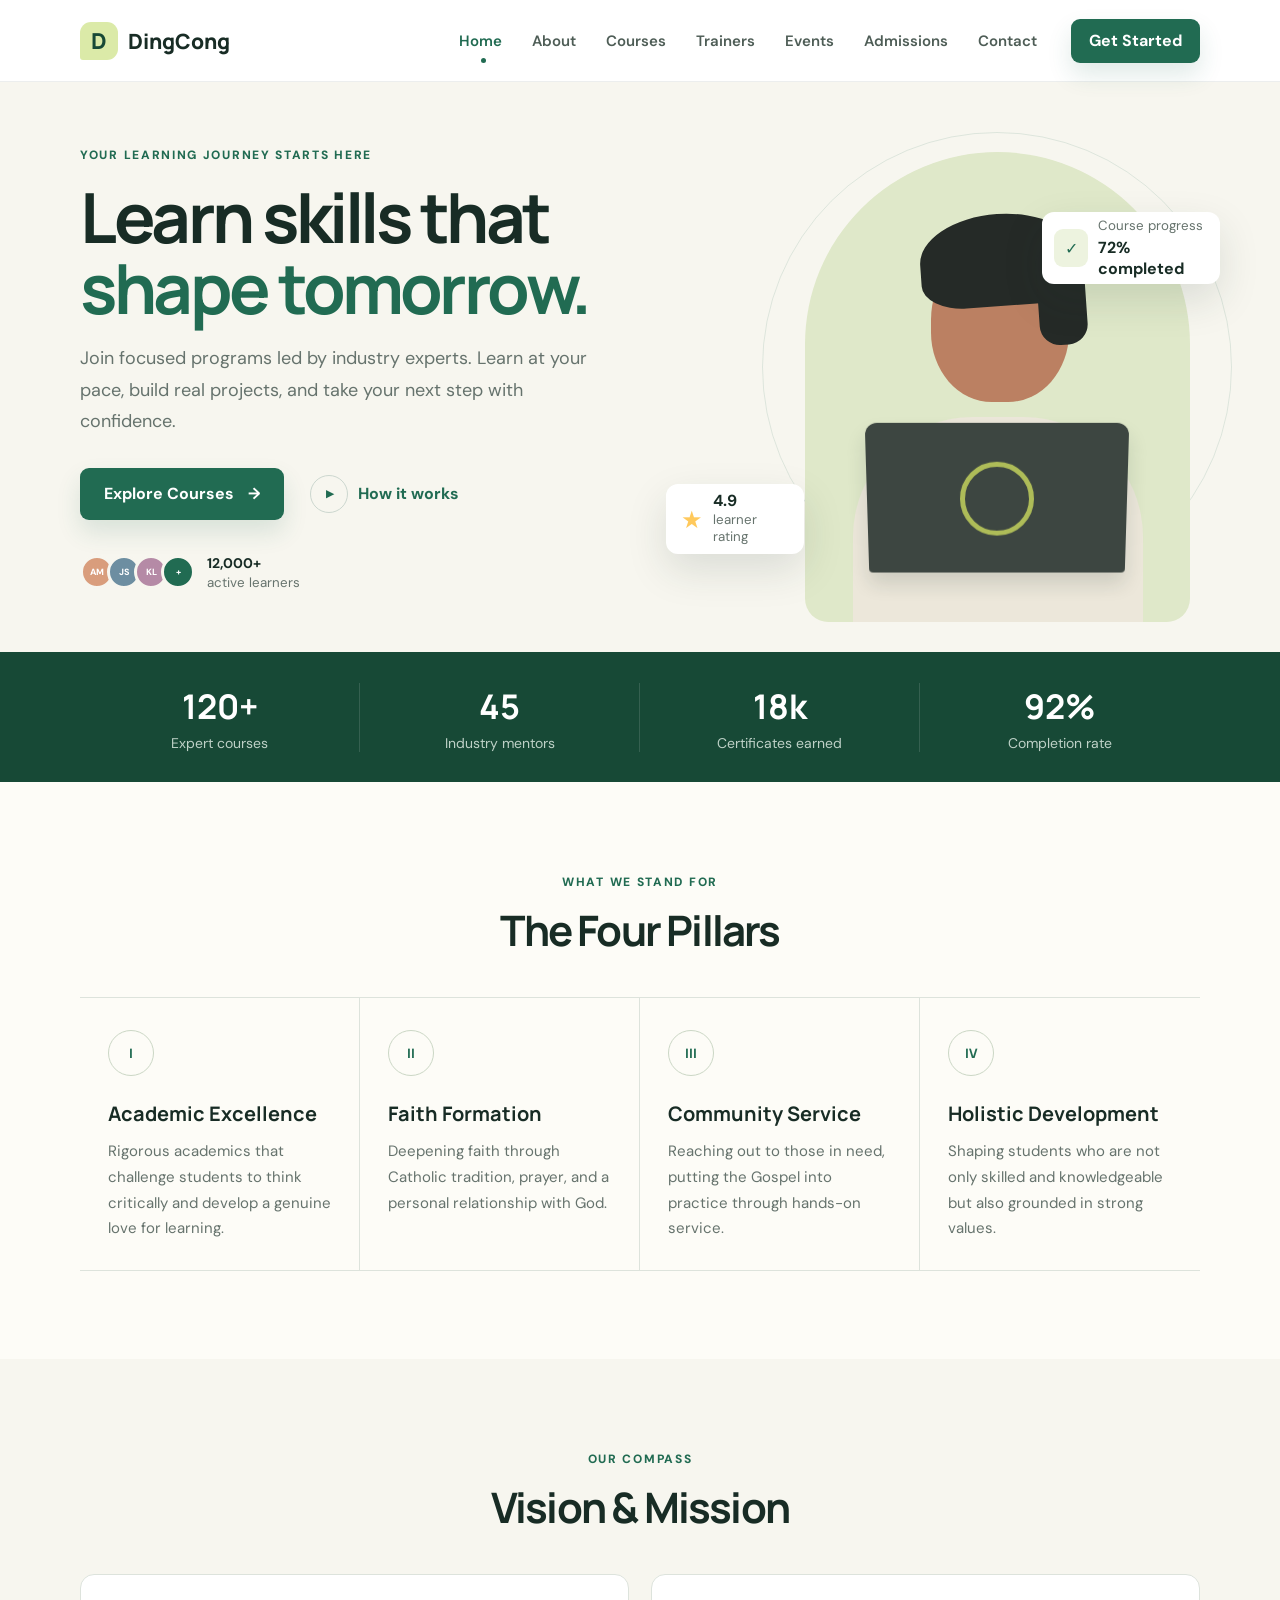
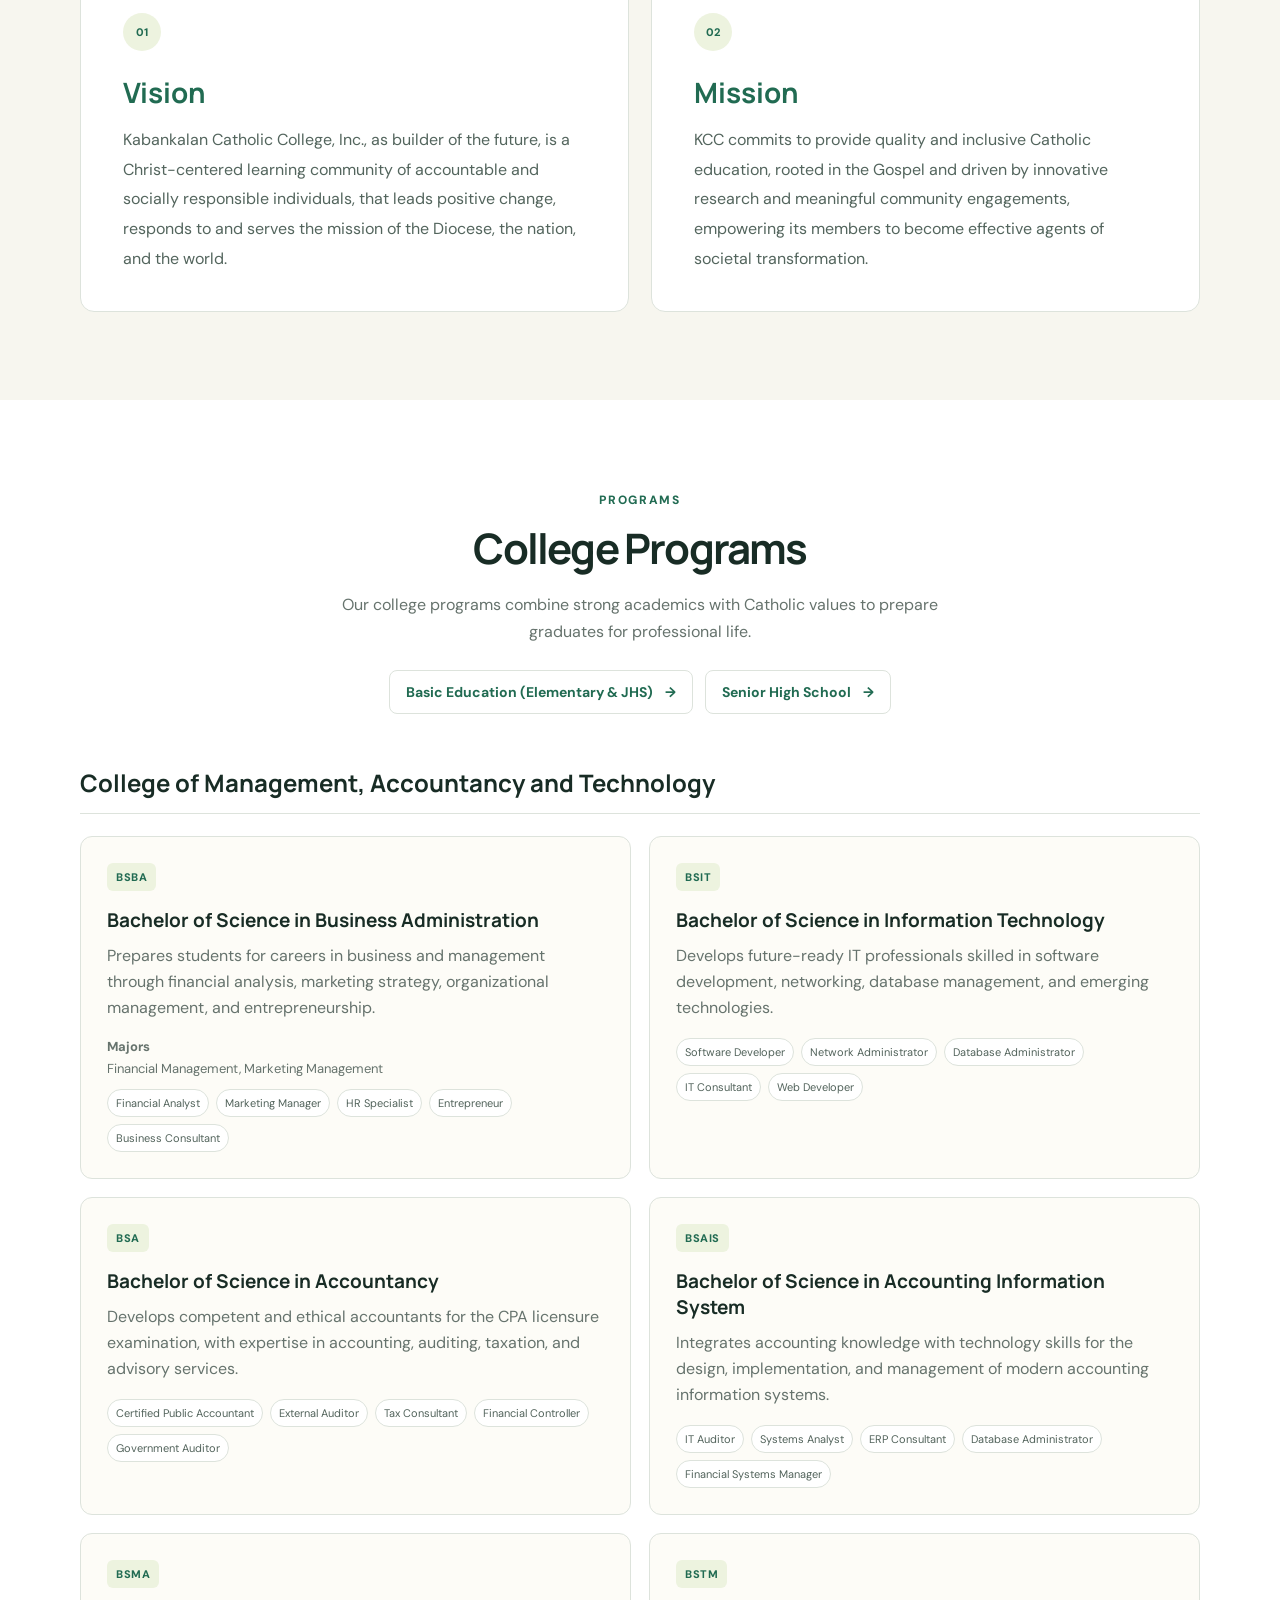
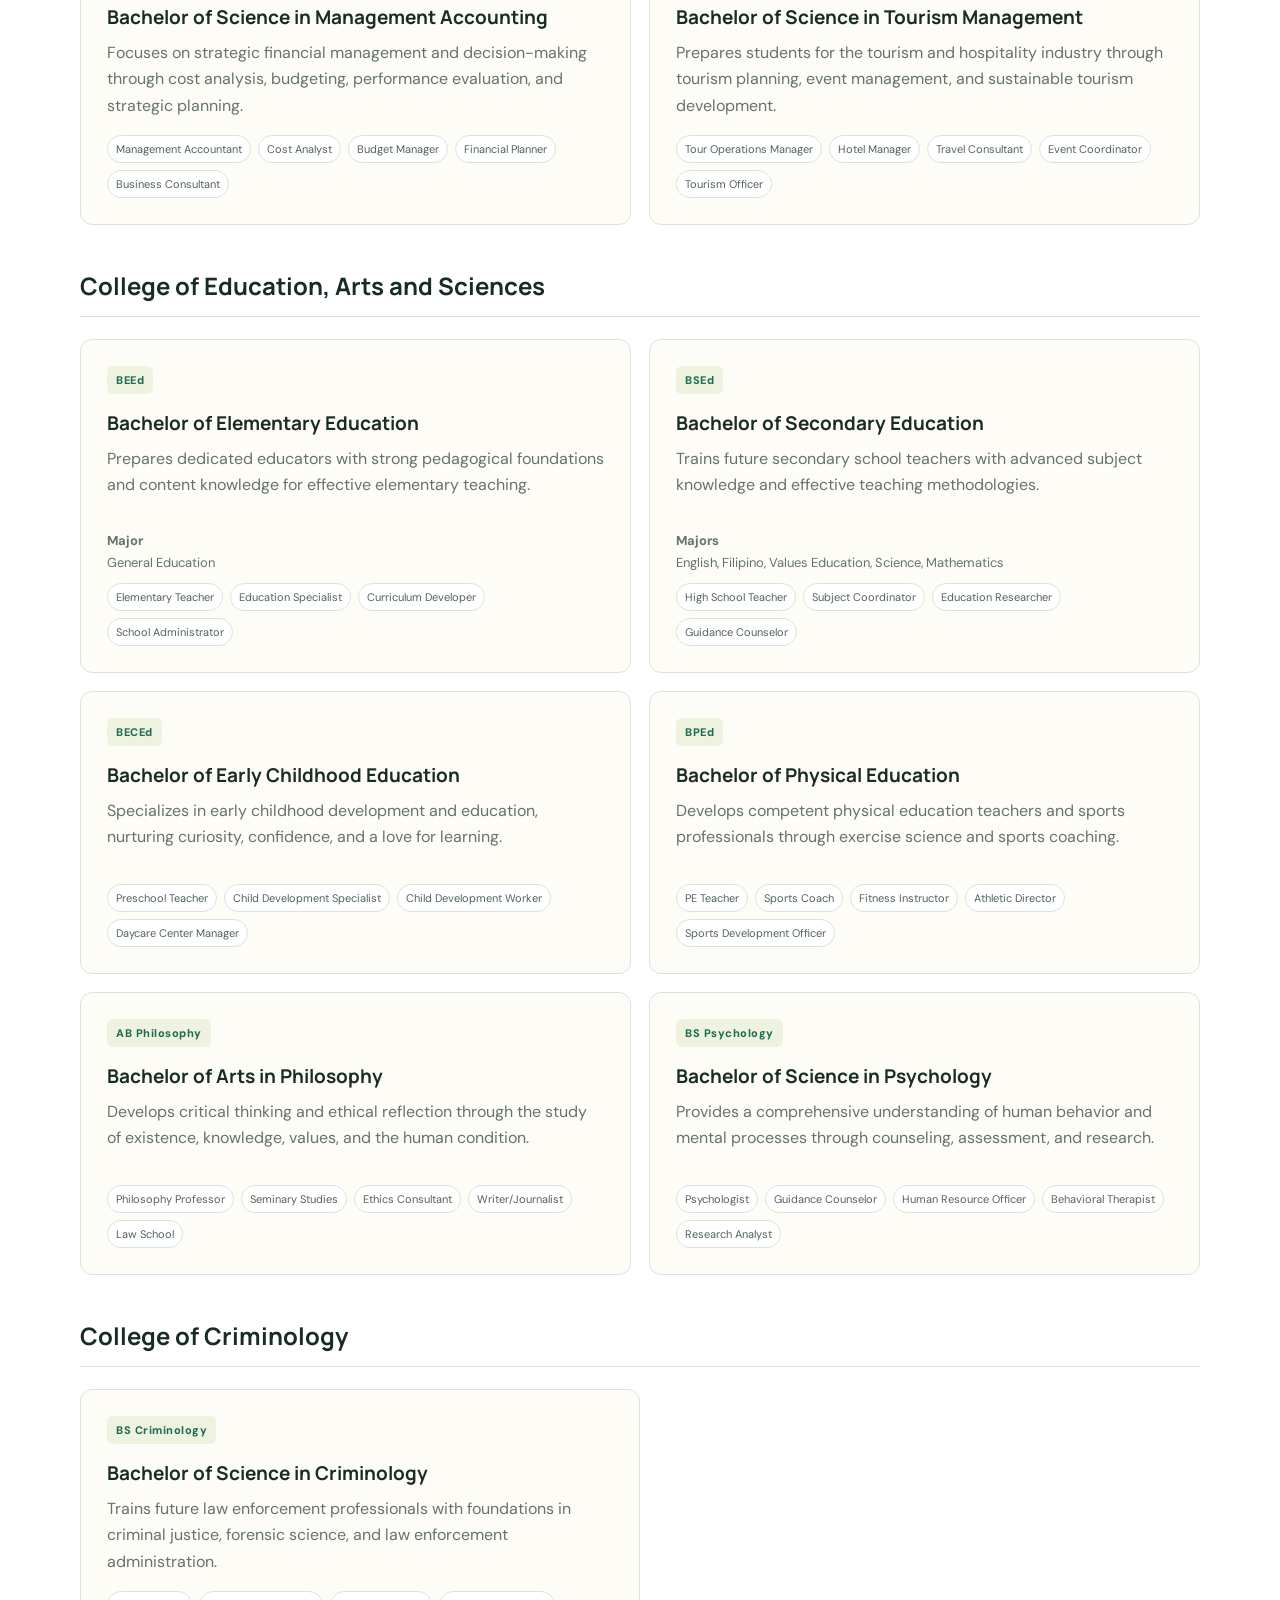
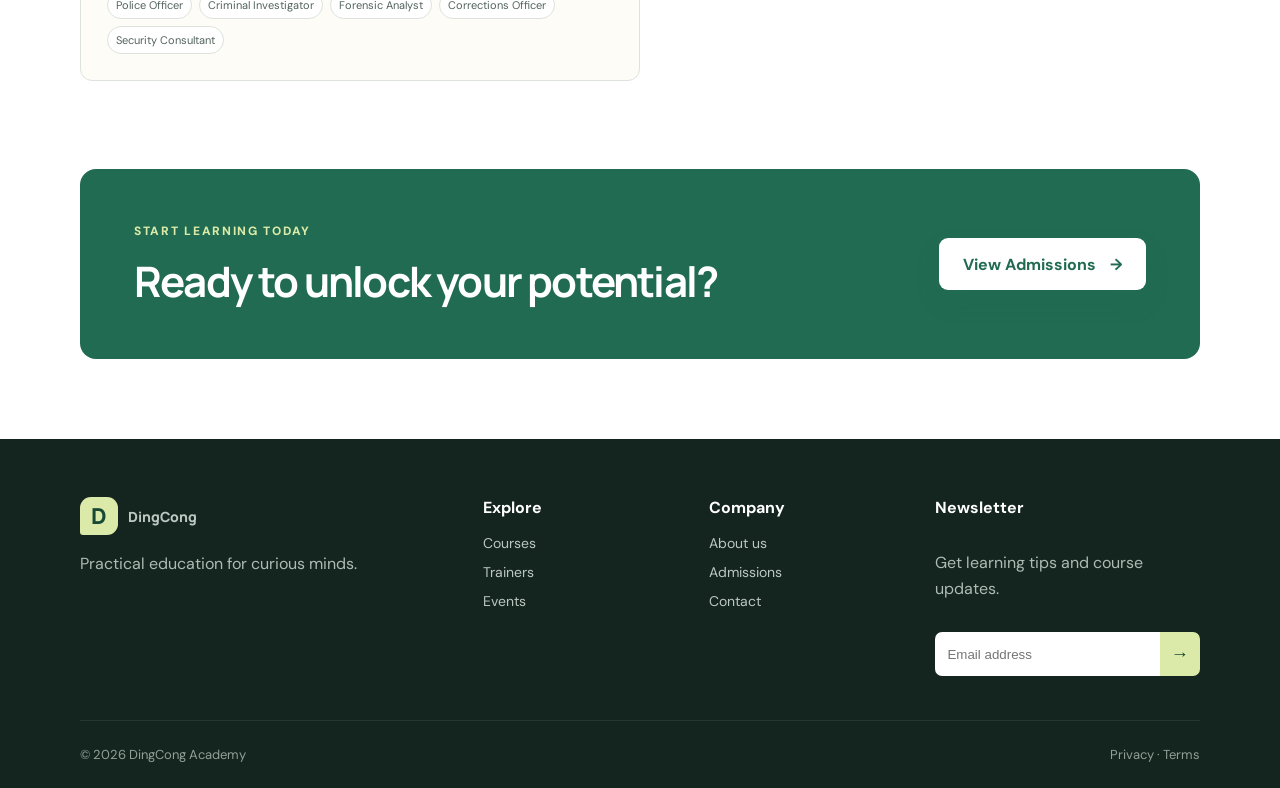
<file: index.html>
<!doctype html>
<html lang="en">
<head>
  <meta charset="utf-8">
  <meta name="viewport" content="width=device-width, initial-scale=1">
  <meta name="description" content="DingCong Academy helps learners build practical skills through expert-led courses.">
  <title>DingCong Academy - Learn. Build. Grow.</title>
  <link rel="preconnect" href="https://fonts.googleapis.com">
  <link rel="preconnect" href="https://fonts.gstatic.com" crossorigin>
  <link href="https://fonts.googleapis.com/css2?family=DM+Sans:wght@400;500;600;700&family=Manrope:wght@700;800&display=swap" rel="stylesheet">
  <link rel="stylesheet" href="assets/styles.css">
</head>
<body>
  <header class="site-header">
    <div class="container nav-wrap">
      <a class="brand" href="index.html" aria-label="DingCong Academy home">
        <span class="brand-mark">D</span>
        <span>DingCong</span>
      </a>
      <button class="nav-toggle" type="button" aria-expanded="false" aria-controls="main-nav" aria-label="Open menu">
        <span></span><span></span><span></span>
      </button>
      <nav id="main-nav" class="nav-links" aria-label="Main navigation">
        <a class="active" href="index.html">Home</a>
        <a href="about.html">About</a>
        <a href="courses.html">Courses</a>
        <a href="trainers.html">Trainers</a>
        <a href="events.html">Events</a>
        <a href="admissions.html">Admissions</a>
        <a href="contact.html">Contact</a>
      </nav>
      <a class="button button-small nav-button" href="courses.html">Get Started</a>
    </div>
  </header>

  <main>
    <section class="hero">
      <div class="container hero-grid">
        <div class="hero-copy">
          <span class="eyebrow">Your learning journey starts here</span>
          <h1>Learn skills that <span>shape tomorrow.</span></h1>
          <p>Join focused programs led by industry experts. Learn at your pace, build real projects, and take your next step with confidence.</p>
          <div class="hero-actions">
            <a class="button" href="courses.html">Explore Courses <span aria-hidden="true">→</span></a>
            <a class="text-link" href="about.html"><span class="play">▶</span> How it works</a>
          </div>
          <div class="hero-proof">
            <div class="avatars" aria-hidden="true">
              <span>AM</span><span>JS</span><span>KL</span><span>+</span>
            </div>
            <div><strong>12,000+</strong><small>active learners</small></div>
          </div>
        </div>
        <div class="hero-visual" aria-label="Student learning online">
          <div class="hero-orbit orbit-one"></div>
          <div class="hero-orbit orbit-two"></div>
          <div class="portrait-card">
            <div class="portrait">
              <div class="head"></div>
              <div class="hair"></div>
              <div class="body"></div>
              <div class="laptop"><span></span></div>
            </div>
          </div>
          <div class="floating-card progress-card">
            <span class="progress-icon">✓</span>
            <div><small>Course progress</small><strong>72% completed</strong></div>
          </div>
          <div class="floating-card rating-card">
            <span class="rating-star">★</span>
            <div><strong>4.9</strong><small>learner rating</small></div>
          </div>
        </div>
      </div>
    </section>

    <section class="stats">
      <div class="container stats-grid">
        <div><strong>120+</strong><span>Expert courses</span></div>
        <div><strong>45</strong><span>Industry mentors</span></div>
        <div><strong>18k</strong><span>Certificates earned</span></div>
        <div><strong>92%</strong><span>Completion rate</span></div>
      </div>
    </section>

    <section class="pillars-section">
      <div class="container">
        <div class="pillars-heading">
          <span class="eyebrow">What We Stand For</span>
          <h2>The Four Pillars</h2>
        </div>
        <div class="pillars-grid">
          <article class="pillar-card">
            <span class="pillar-number">I</span>
            <h3>Academic Excellence</h3>
            <p>Rigorous academics that challenge students to think critically and develop a genuine love for learning.</p>
          </article>
          <article class="pillar-card">
            <span class="pillar-number">II</span>
            <h3>Faith Formation</h3>
            <p>Deepening faith through Catholic tradition, prayer, and a personal relationship with God.</p>
          </article>
          <article class="pillar-card">
            <span class="pillar-number">III</span>
            <h3>Community Service</h3>
            <p>Reaching out to those in need, putting the Gospel into practice through hands-on service.</p>
          </article>
          <article class="pillar-card">
            <span class="pillar-number">IV</span>
            <h3>Holistic Development</h3>
            <p>Shaping students who are not only skilled and knowledgeable but also grounded in strong values.</p>
          </article>
        </div>
      </div>
    </section>

    <section class="compass-section">
      <div class="container">
        <div class="compass-heading">
          <span class="eyebrow">Our Compass</span>
          <h2>Vision &amp; Mission</h2>
        </div>
        <div class="compass-grid">
          <article class="compass-card">
            <span class="compass-label">01</span>
            <h3>Vision</h3>
            <p>Kabankalan Catholic College, Inc., as builder of the future, is a Christ-centered learning community of accountable and socially responsible individuals, that leads positive change, responds to and serves the mission of the Diocese, the nation, and the world.</p>
          </article>
          <article class="compass-card">
            <span class="compass-label">02</span>
            <h3>Mission</h3>
            <p>KCC commits to provide quality and inclusive Catholic education, rooted in the Gospel and driven by innovative research and meaningful community engagements, empowering its members to become effective agents of societal transformation.</p>
          </article>
        </div>
      </div>
    </section>

    <section class="programs-section">
      <div class="container">
        <div class="programs-heading">
          <span class="eyebrow">Programs</span>
          <h2>College Programs</h2>
          <p>Our college programs combine strong academics with Catholic values to prepare graduates for professional life.</p>
          <div class="program-links">
            <a href="https://kcc.edu.ph/basic-education">Basic Education (Elementary &amp; JHS) <span>→</span></a>
            <a href="https://kcc.edu.ph/senior-high">Senior High School <span>→</span></a>
          </div>
        </div>

        <article class="college-block">
          <h3>College of Management, Accountancy and Technology</h3>
          <div class="program-grid">
            <article class="program-card">
              <span class="program-type">BSBA</span>
              <h4>Bachelor of Science in Business Administration</h4>
              <p>Prepares students for careers in business and management through financial analysis, marketing strategy, organizational management, and entrepreneurship.</p>
              <div class="program-detail"><strong>Majors</strong><span>Financial Management, Marketing Management</span></div>
              <div class="career-tags"><span>Financial Analyst</span><span>Marketing Manager</span><span>HR Specialist</span><span>Entrepreneur</span><span>Business Consultant</span></div>
            </article>
            <article class="program-card">
              <span class="program-type">BSIT</span>
              <h4>Bachelor of Science in Information Technology</h4>
              <p>Develops future-ready IT professionals skilled in software development, networking, database management, and emerging technologies.</p>
              <div class="career-tags"><span>Software Developer</span><span>Network Administrator</span><span>Database Administrator</span><span>IT Consultant</span><span>Web Developer</span></div>
            </article>
            <article class="program-card">
              <span class="program-type">BSA</span>
              <h4>Bachelor of Science in Accountancy</h4>
              <p>Develops competent and ethical accountants for the CPA licensure examination, with expertise in accounting, auditing, taxation, and advisory services.</p>
              <div class="career-tags"><span>Certified Public Accountant</span><span>External Auditor</span><span>Tax Consultant</span><span>Financial Controller</span><span>Government Auditor</span></div>
            </article>
            <article class="program-card">
              <span class="program-type">BSAIS</span>
              <h4>Bachelor of Science in Accounting Information System</h4>
              <p>Integrates accounting knowledge with technology skills for the design, implementation, and management of modern accounting information systems.</p>
              <div class="career-tags"><span>IT Auditor</span><span>Systems Analyst</span><span>ERP Consultant</span><span>Database Administrator</span><span>Financial Systems Manager</span></div>
            </article>
            <article class="program-card">
              <span class="program-type">BSMA</span>
              <h4>Bachelor of Science in Management Accounting</h4>
              <p>Focuses on strategic financial management and decision-making through cost analysis, budgeting, performance evaluation, and strategic planning.</p>
              <div class="career-tags"><span>Management Accountant</span><span>Cost Analyst</span><span>Budget Manager</span><span>Financial Planner</span><span>Business Consultant</span></div>
            </article>
            <article class="program-card">
              <span class="program-type">BSTM</span>
              <h4>Bachelor of Science in Tourism Management</h4>
              <p>Prepares students for the tourism and hospitality industry through tourism planning, event management, and sustainable tourism development.</p>
              <div class="career-tags"><span>Tour Operations Manager</span><span>Hotel Manager</span><span>Travel Consultant</span><span>Event Coordinator</span><span>Tourism Officer</span></div>
            </article>
          </div>
        </article>

        <article class="college-block">
          <h3>College of Education, Arts and Sciences</h3>
          <div class="program-grid">
            <article class="program-card"><span class="program-type">BEEd</span><h4>Bachelor of Elementary Education</h4><p>Prepares dedicated educators with strong pedagogical foundations and content knowledge for effective elementary teaching.</p><div class="program-detail"><strong>Major</strong><span>General Education</span></div><div class="career-tags"><span>Elementary Teacher</span><span>Education Specialist</span><span>Curriculum Developer</span><span>School Administrator</span></div></article>
            <article class="program-card"><span class="program-type">BSEd</span><h4>Bachelor of Secondary Education</h4><p>Trains future secondary school teachers with advanced subject knowledge and effective teaching methodologies.</p><div class="program-detail"><strong>Majors</strong><span>English, Filipino, Values Education, Science, Mathematics</span></div><div class="career-tags"><span>High School Teacher</span><span>Subject Coordinator</span><span>Education Researcher</span><span>Guidance Counselor</span></div></article>
            <article class="program-card"><span class="program-type">BECEd</span><h4>Bachelor of Early Childhood Education</h4><p>Specializes in early childhood development and education, nurturing curiosity, confidence, and a love for learning.</p><div class="career-tags"><span>Preschool Teacher</span><span>Child Development Specialist</span><span>Child Development Worker</span><span>Daycare Center Manager</span></div></article>
            <article class="program-card"><span class="program-type">BPEd</span><h4>Bachelor of Physical Education</h4><p>Develops competent physical education teachers and sports professionals through exercise science and sports coaching.</p><div class="career-tags"><span>PE Teacher</span><span>Sports Coach</span><span>Fitness Instructor</span><span>Athletic Director</span><span>Sports Development Officer</span></div></article>
            <article class="program-card"><span class="program-type">AB Philosophy</span><h4>Bachelor of Arts in Philosophy</h4><p>Develops critical thinking and ethical reflection through the study of existence, knowledge, values, and the human condition.</p><div class="career-tags"><span>Philosophy Professor</span><span>Seminary Studies</span><span>Ethics Consultant</span><span>Writer/Journalist</span><span>Law School</span></div></article>
            <article class="program-card"><span class="program-type">BS Psychology</span><h4>Bachelor of Science in Psychology</h4><p>Provides a comprehensive understanding of human behavior and mental processes through counseling, assessment, and research.</p><div class="career-tags"><span>Psychologist</span><span>Guidance Counselor</span><span>Human Resource Officer</span><span>Behavioral Therapist</span><span>Research Analyst</span></div></article>
          </div>
        </article>

        <article class="college-block criminology-block">
          <h3>College of Criminology</h3>
          <article class="program-card criminology-card">
            <span class="program-type">BS Criminology</span>
            <h4>Bachelor of Science in Criminology</h4>
            <p>Trains future law enforcement professionals with foundations in criminal justice, forensic science, and law enforcement administration.</p>
            <div class="career-tags"><span>Police Officer</span><span>Criminal Investigator</span><span>Forensic Analyst</span><span>Corrections Officer</span><span>Security Consultant</span></div>
          </article>
        </article>
      </div>
    </section>

    <section class="cta-section">
      <div class="container cta">
        <div><span class="eyebrow">Start learning today</span><h2>Ready to unlock your potential?</h2></div>
        <a class="button button-light" href="admissions.html">View Admissions <span aria-hidden="true">→</span></a>
      </div>
    </section>
  </main>

  <footer class="footer">
    <div class="container footer-grid">
      <div><a class="brand footer-brand" href="index.html"><span class="brand-mark">D</span><span>DingCong</span></a><p>Practical education for curious minds.</p></div>
      <div><strong>Explore</strong><a href="courses.html">Courses</a><a href="trainers.html">Trainers</a><a href="events.html">Events</a></div>
      <div><strong>Company</strong><a href="about.html">About us</a><a href="admissions.html">Admissions</a><a href="contact.html">Contact</a></div>
      <div><strong>Newsletter</strong><p>Get learning tips and course updates.</p><form class="newsletter"><input type="email" aria-label="Email address" placeholder="Email address" required><button type="submit" aria-label="Subscribe">→</button></form></div>
    </div>
    <div class="container footer-bottom"><span>© 2026 DingCong Academy</span><span>Privacy · Terms</span></div>
  </footer>
  <script src="assets/main.js"></script>
</body>
</html>
</file>
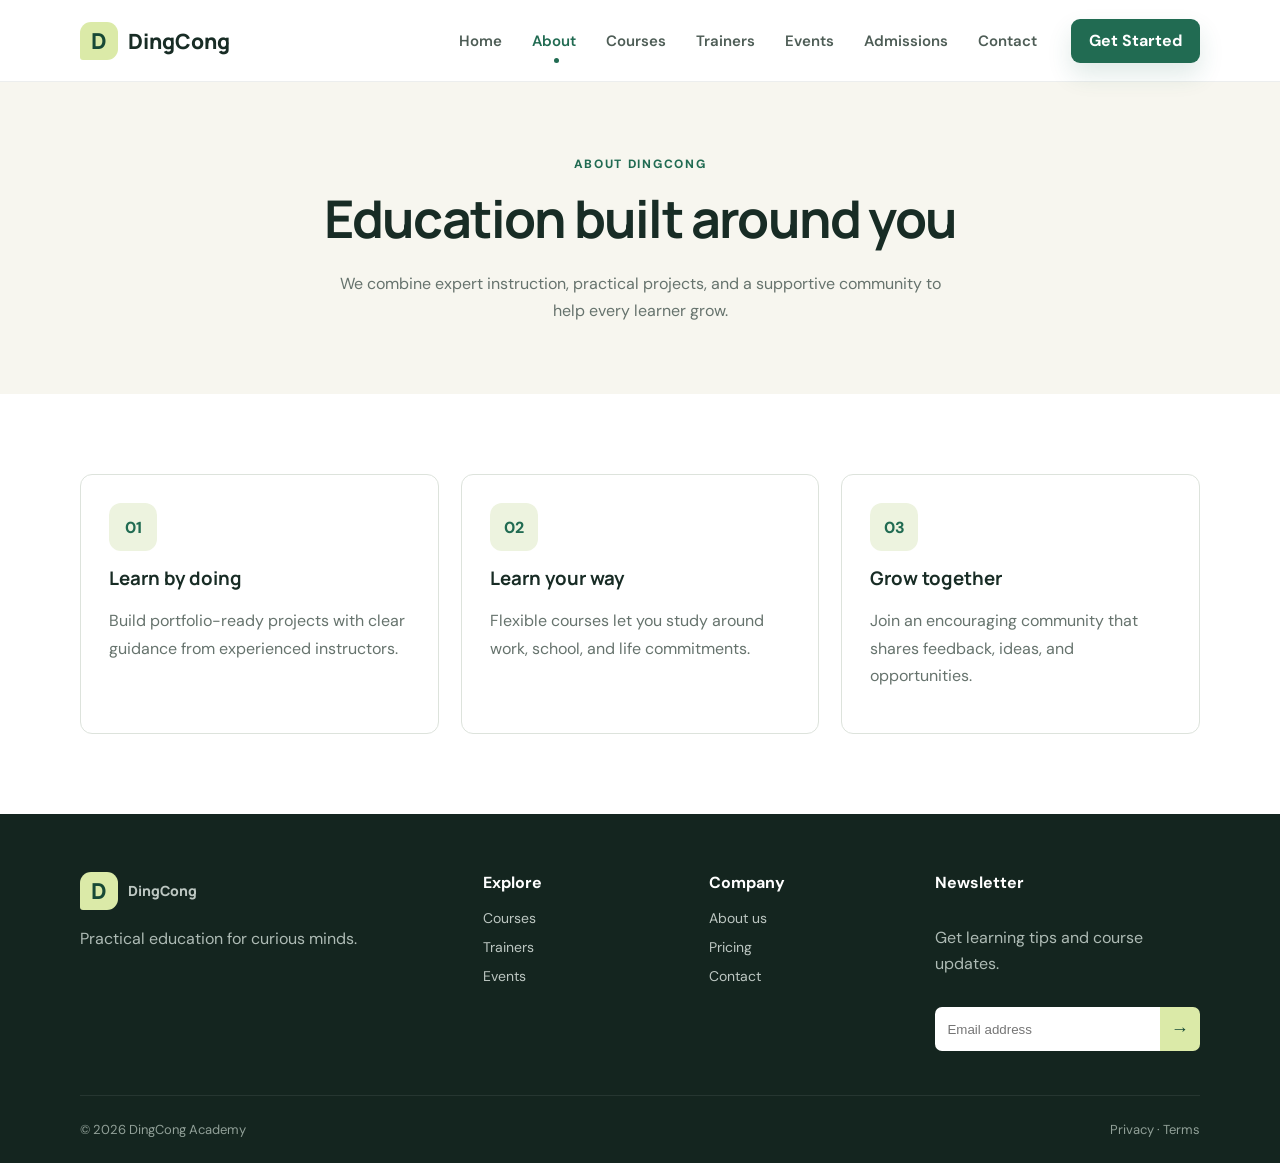
<file: about.html>
<!doctype html>
<html lang="en">
<head>
  <meta charset="utf-8"><meta name="viewport" content="width=device-width, initial-scale=1">
  <title>About - DingCong Academy</title>
  <link rel="preconnect" href="https://fonts.googleapis.com"><link rel="preconnect" href="https://fonts.gstatic.com" crossorigin>
  <link href="https://fonts.googleapis.com/css2?family=DM+Sans:wght@400;500;600;700&family=Manrope:wght@700;800&display=swap" rel="stylesheet">
  <link rel="stylesheet" href="assets/styles.css">
</head>
<body>
  <header class="site-header"><div class="container nav-wrap"><a class="brand" href="index.html"><span class="brand-mark">D</span><span>DingCong</span></a><button class="nav-toggle" type="button" aria-expanded="false" aria-controls="main-nav" aria-label="Open menu"><span></span><span></span><span></span></button><nav id="main-nav" class="nav-links"><a href="index.html">Home</a><a class="active" href="about.html">About</a><a href="courses.html">Courses</a><a href="trainers.html">Trainers</a><a href="events.html">Events</a><a href="admissions.html">Admissions</a><a href="contact.html">Contact</a></nav><a class="button button-small nav-button" href="courses.html">Get Started</a></div></header>
  <main><section class="page-hero"><div class="container"><span class="eyebrow">About DingCong</span><h1>Education built around you</h1><p>We combine expert instruction, practical projects, and a supportive community to help every learner grow.</p></div></section>
  <section class="content-section"><div class="container content-grid"><article class="info-card"><span class="icon-box">01</span><h3>Learn by doing</h3><p>Build portfolio-ready projects with clear guidance from experienced instructors.</p></article><article class="info-card"><span class="icon-box">02</span><h3>Learn your way</h3><p>Flexible courses let you study around work, school, and life commitments.</p></article><article class="info-card"><span class="icon-box">03</span><h3>Grow together</h3><p>Join an encouraging community that shares feedback, ideas, and opportunities.</p></article></div></section></main>
  <footer class="footer"><div class="container footer-grid"><div><a class="brand footer-brand" href="index.html"><span class="brand-mark">D</span><span>DingCong</span></a><p>Practical education for curious minds.</p></div><div><strong>Explore</strong><a href="courses.html">Courses</a><a href="trainers.html">Trainers</a><a href="events.html">Events</a></div><div><strong>Company</strong><a href="about.html">About us</a><a href="pricing.html">Pricing</a><a href="contact.html">Contact</a></div><div><strong>Newsletter</strong><p>Get learning tips and course updates.</p><form class="newsletter"><input type="email" aria-label="Email address" placeholder="Email address" required><button type="submit">→</button></form></div></div><div class="container footer-bottom"><span>© 2026 DingCong Academy</span><span>Privacy · Terms</span></div></footer>
  <script src="assets/main.js"></script>
</body></html>
</file>
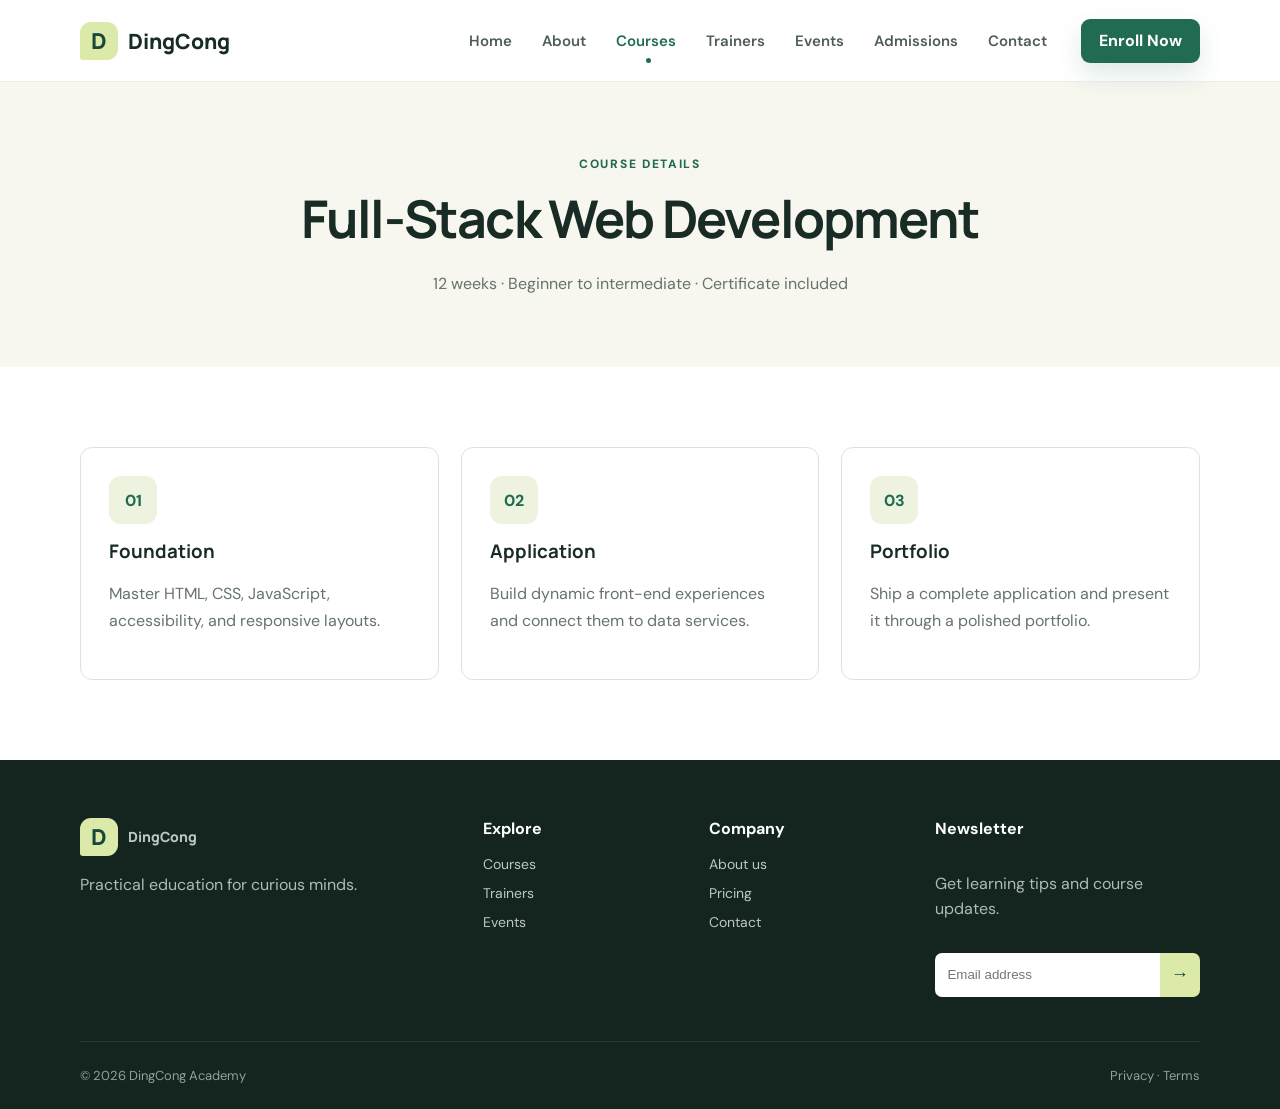
<file: course-details.html>
<!doctype html>
<html lang="en">
<head><meta charset="utf-8"><meta name="viewport" content="width=device-width, initial-scale=1"><title>Course Details - DingCong Academy</title><link rel="preconnect" href="https://fonts.googleapis.com"><link rel="preconnect" href="https://fonts.gstatic.com" crossorigin><link href="https://fonts.googleapis.com/css2?family=DM+Sans:wght@400;500;600;700&family=Manrope:wght@700;800&display=swap" rel="stylesheet"><link rel="stylesheet" href="assets/styles.css"></head>
<body><header class="site-header"><div class="container nav-wrap"><a class="brand" href="index.html"><span class="brand-mark">D</span><span>DingCong</span></a><button class="nav-toggle" type="button" aria-expanded="false" aria-controls="main-nav" aria-label="Open menu"><span></span><span></span><span></span></button><nav id="main-nav" class="nav-links"><a href="index.html">Home</a><a href="about.html">About</a><a class="active" href="courses.html">Courses</a><a href="trainers.html">Trainers</a><a href="events.html">Events</a><a href="admissions.html">Admissions</a><a href="contact.html">Contact</a></nav><a class="button button-small nav-button" href="admissions.html">Enroll Now</a></div></header>
<main><section class="page-hero"><div class="container"><span class="eyebrow">Course details</span><h1>Full-Stack Web Development</h1><p>12 weeks · Beginner to intermediate · Certificate included</p></div></section><section class="content-section"><div class="container content-grid"><article class="info-card"><span class="icon-box">01</span><h3>Foundation</h3><p>Master HTML, CSS, JavaScript, accessibility, and responsive layouts.</p></article><article class="info-card"><span class="icon-box">02</span><h3>Application</h3><p>Build dynamic front-end experiences and connect them to data services.</p></article><article class="info-card"><span class="icon-box">03</span><h3>Portfolio</h3><p>Ship a complete application and present it through a polished portfolio.</p></article></div></section></main>
<footer class="footer"><div class="container footer-grid"><div><a class="brand footer-brand" href="index.html"><span class="brand-mark">D</span><span>DingCong</span></a><p>Practical education for curious minds.</p></div><div><strong>Explore</strong><a href="courses.html">Courses</a><a href="trainers.html">Trainers</a><a href="events.html">Events</a></div><div><strong>Company</strong><a href="about.html">About us</a><a href="pricing.html">Pricing</a><a href="contact.html">Contact</a></div><div><strong>Newsletter</strong><p>Get learning tips and course updates.</p><form class="newsletter"><input type="email" aria-label="Email address" placeholder="Email address" required><button type="submit">→</button></form></div></div><div class="container footer-bottom"><span>© 2026 DingCong Academy</span><span>Privacy · Terms</span></div></footer><script src="assets/main.js"></script></body></html>
</file>
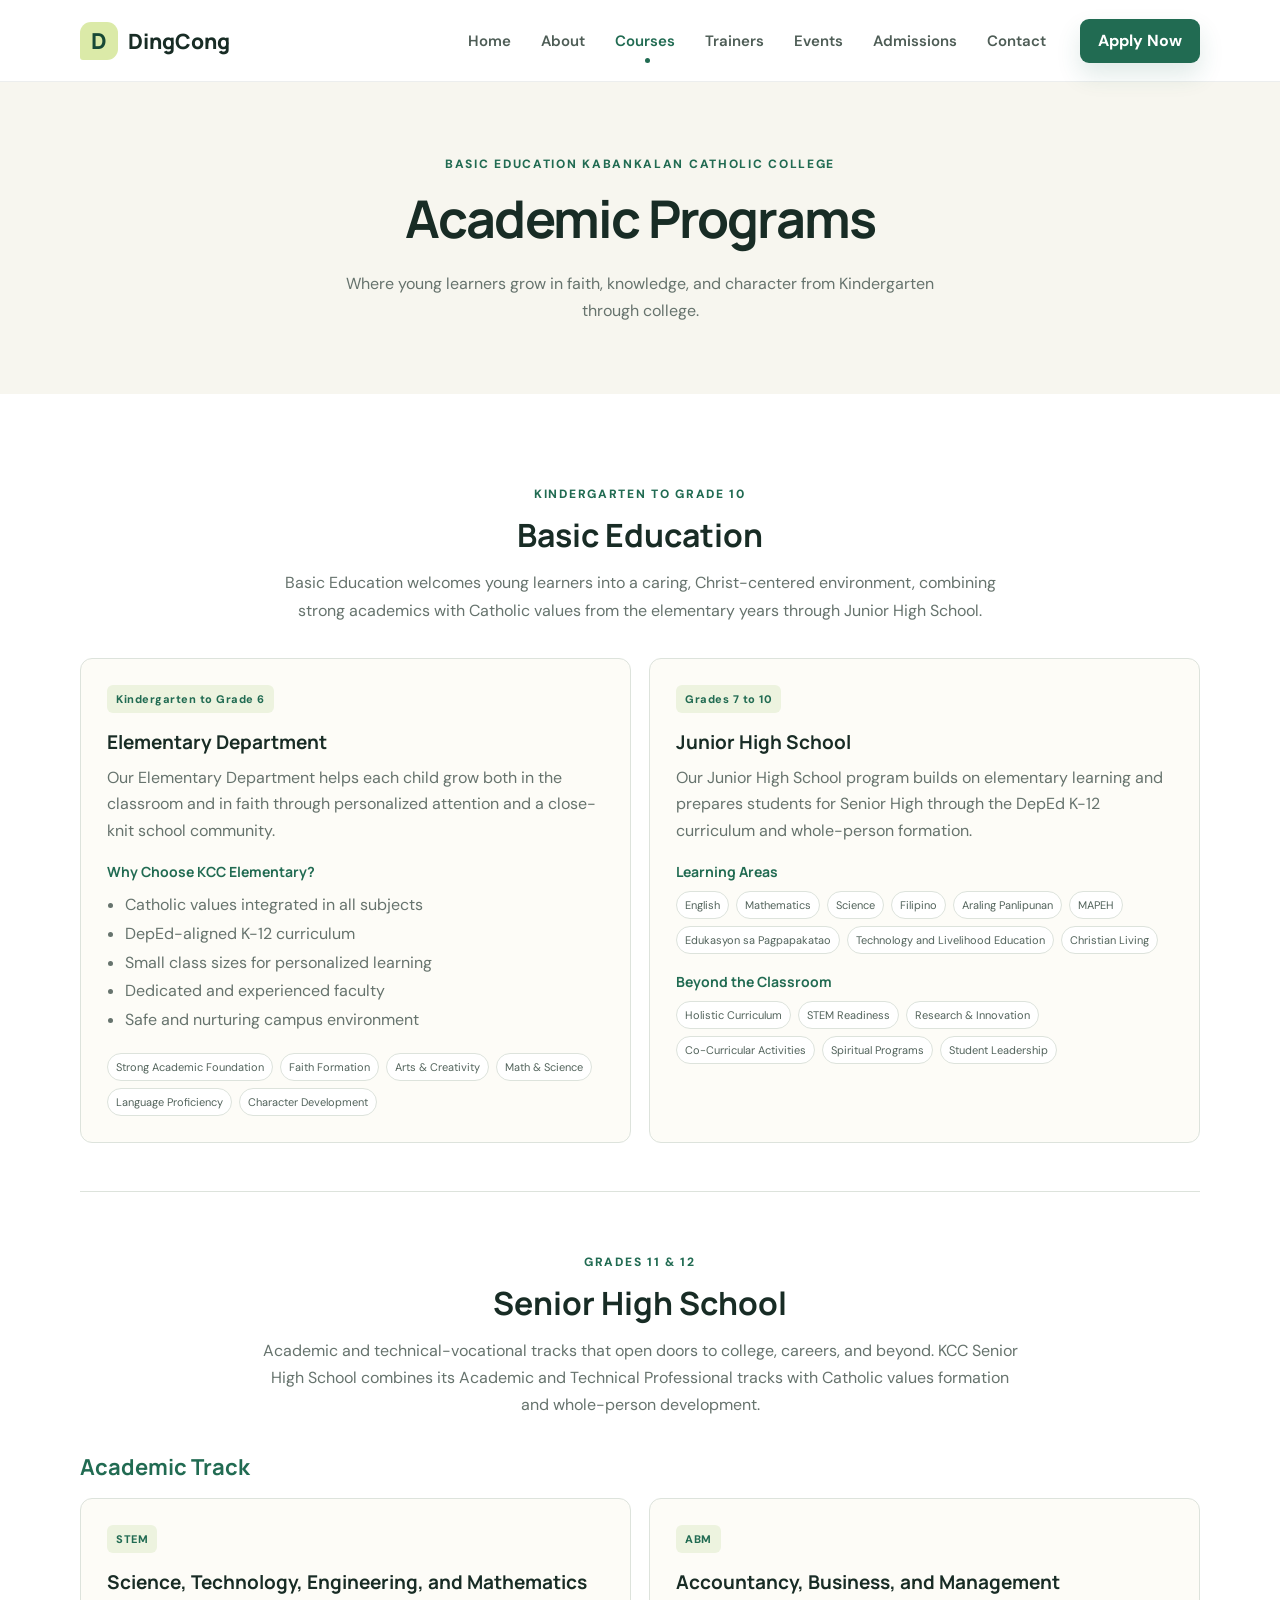
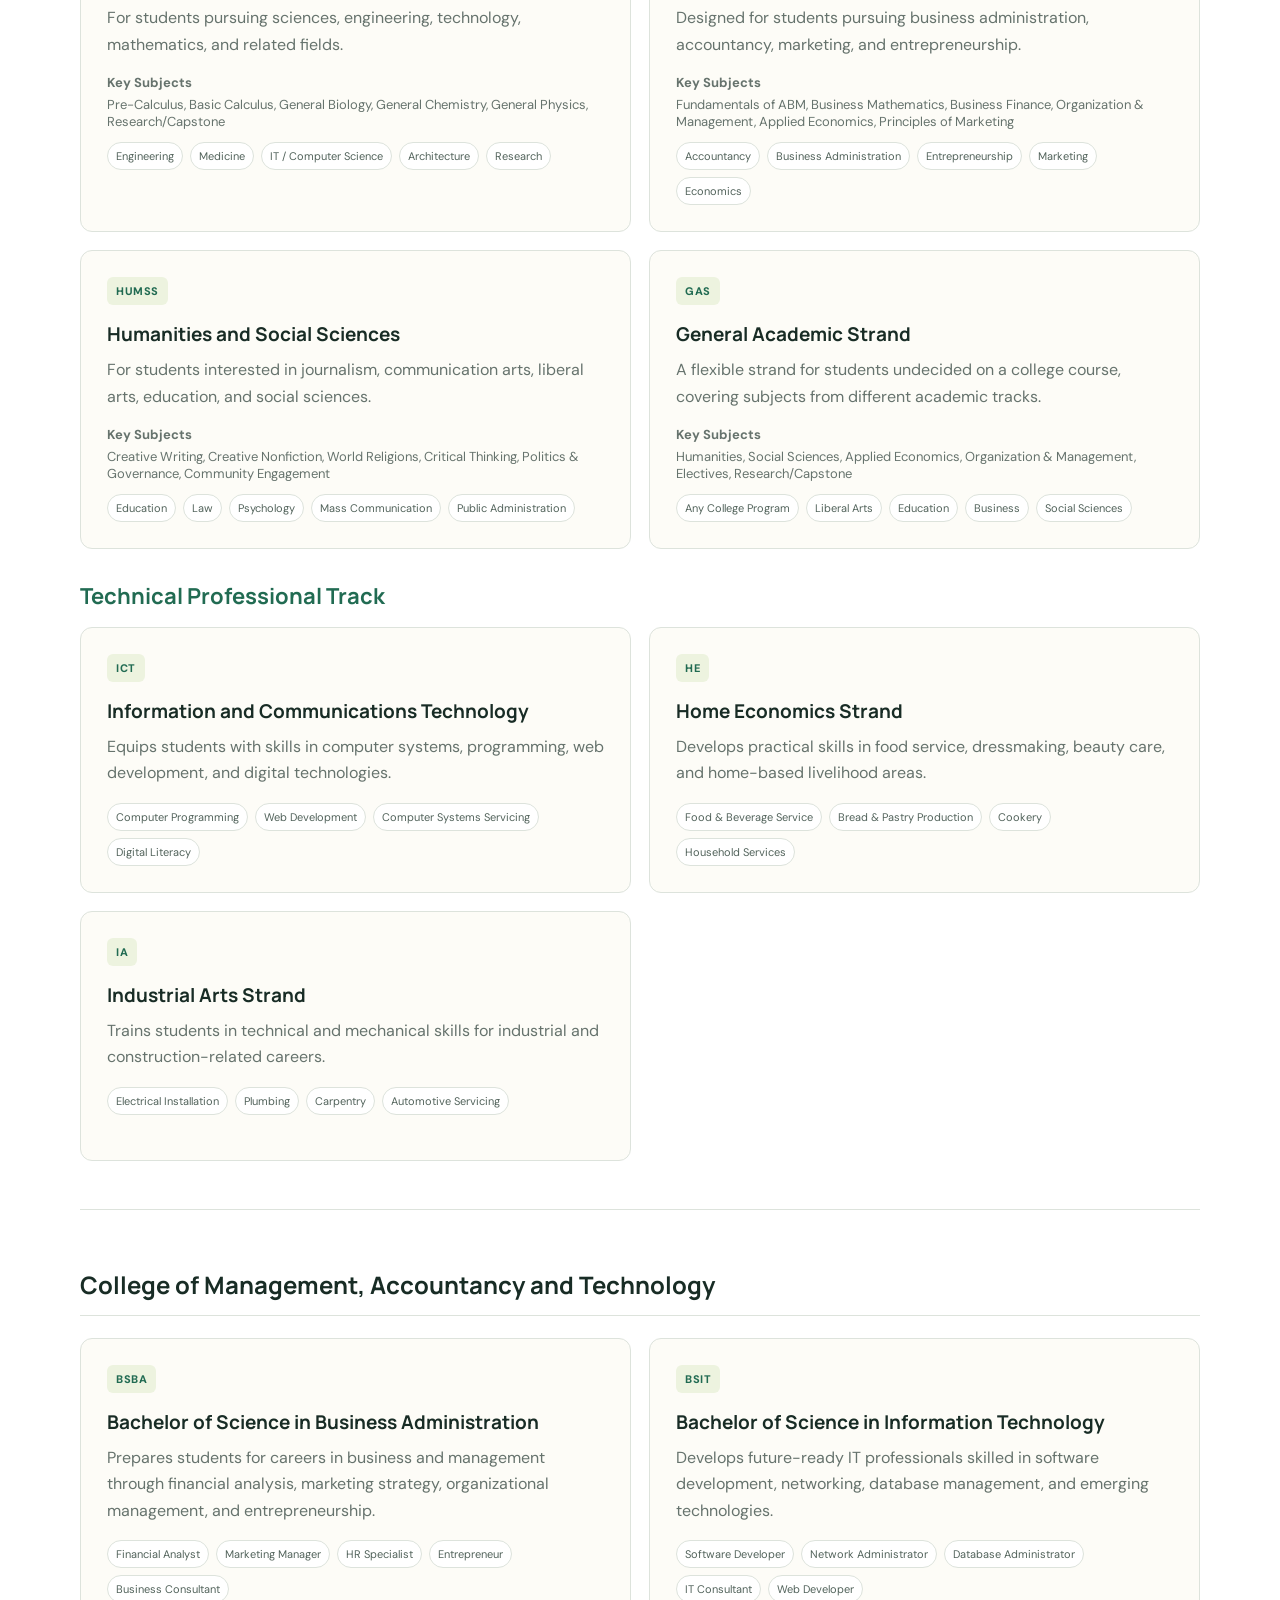
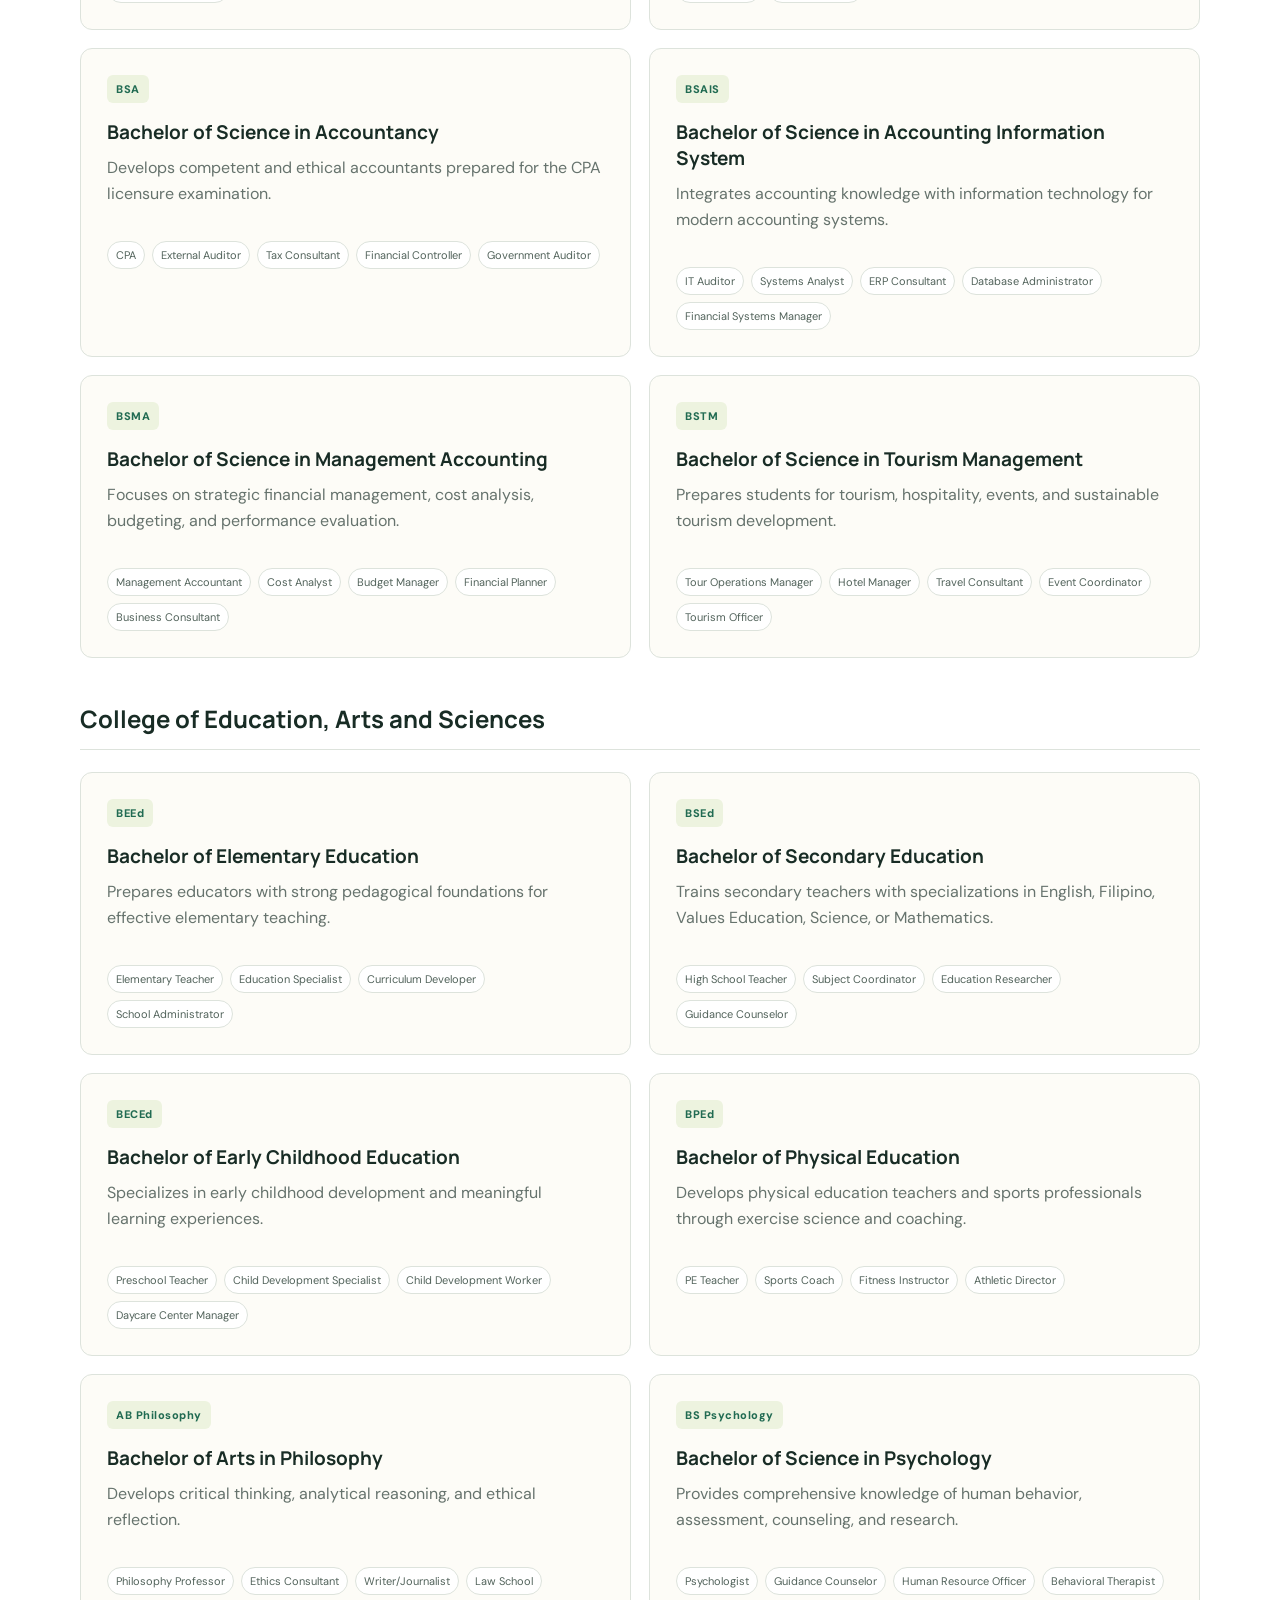
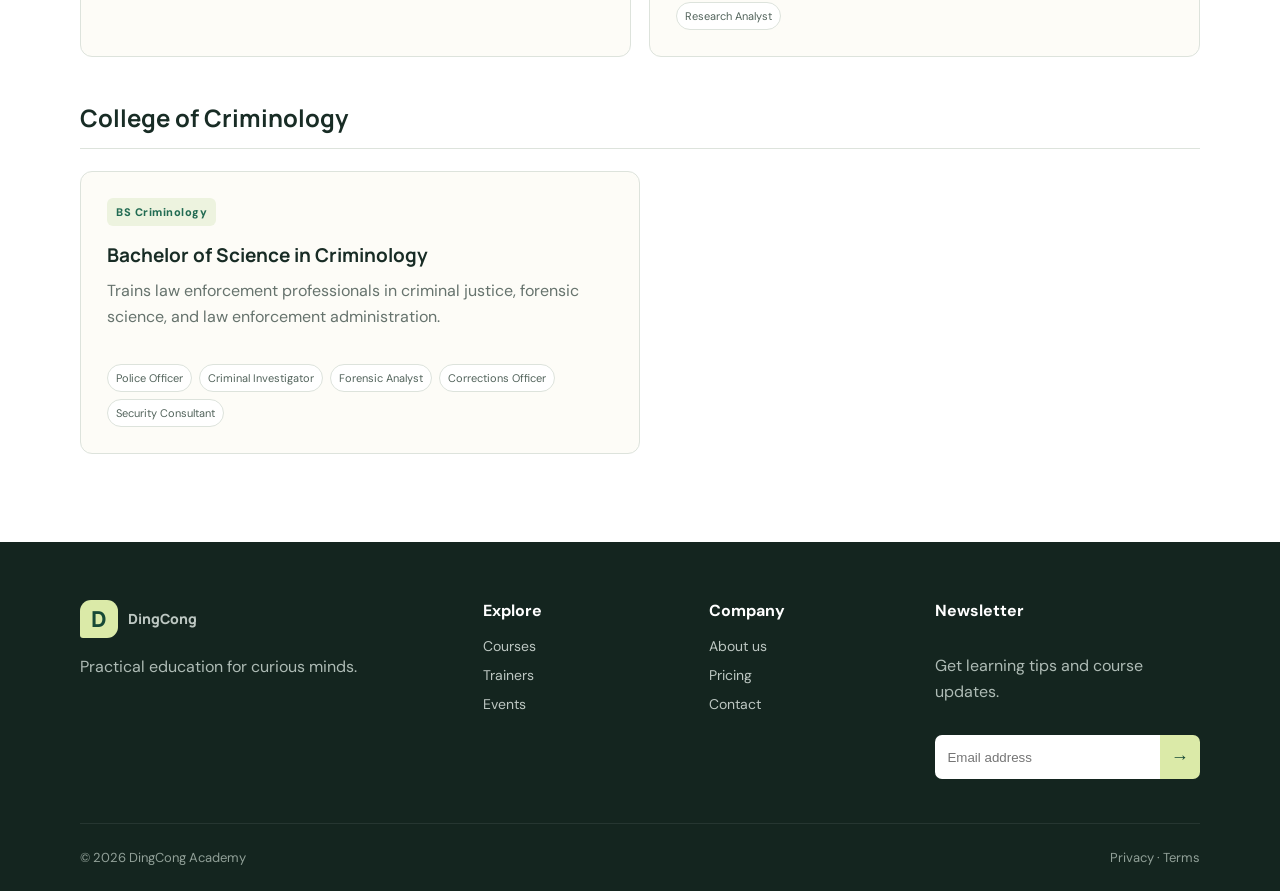
<file: courses.html>
<!doctype html>
<html lang="en">
<head><meta charset="utf-8"><meta name="viewport" content="width=device-width, initial-scale=1"><title>Courses - DingCong Academy</title><link rel="preconnect" href="https://fonts.googleapis.com"><link rel="preconnect" href="https://fonts.gstatic.com" crossorigin><link href="https://fonts.googleapis.com/css2?family=DM+Sans:wght@400;500;600;700&family=Manrope:wght@700;800&display=swap" rel="stylesheet"><link rel="stylesheet" href="assets/styles.css"></head>
<body>
<header class="site-header"><div class="container nav-wrap"><a class="brand" href="index.html"><span class="brand-mark">D</span><span>DingCong</span></a><button class="nav-toggle" type="button" aria-expanded="false" aria-controls="main-nav" aria-label="Open menu"><span></span><span></span><span></span></button><nav id="main-nav" class="nav-links"><a href="index.html">Home</a><a href="about.html">About</a><a class="active" href="courses.html">Courses</a><a href="trainers.html">Trainers</a><a href="events.html">Events</a><a href="admissions.html">Admissions</a><a href="contact.html">Contact</a></nav><a class="button button-small nav-button" href="admissions.html">Apply Now</a></div></header>
<main><section class="page-hero"><div class="container"><span class="eyebrow">Basic Education Kabankalan Catholic College</span><h1>Academic Programs</h1><p>Where young learners grow in faith, knowledge, and character from Kindergarten through college.</p></div></section><section class="programs-section"><div class="container">
<article class="basic-education-block">
  <div class="program-category-heading">
    <span class="eyebrow">Kindergarten to Grade 10</span>
    <h3>Basic Education</h3>
    <p>Basic Education welcomes young learners into a caring, Christ-centered environment, combining strong academics with Catholic values from the elementary years through Junior High School.</p>
  </div>
  <div class="basic-department-grid">
    <article class="department-card">
      <span class="program-type">Kindergarten to Grade 6</span>
      <h4>Elementary Department</h4>
      <p>Our Elementary Department helps each child grow both in the classroom and in faith through personalized attention and a close-knit school community.</p>
      <h5>Why Choose KCC Elementary?</h5>
      <ul class="department-list">
        <li>Catholic values integrated in all subjects</li>
        <li>DepEd-aligned K-12 curriculum</li>
        <li>Small class sizes for personalized learning</li>
        <li>Dedicated and experienced faculty</li>
        <li>Safe and nurturing campus environment</li>
      </ul>
      <div class="career-tags"><span>Strong Academic Foundation</span><span>Faith Formation</span><span>Arts &amp; Creativity</span><span>Math &amp; Science</span><span>Language Proficiency</span><span>Character Development</span></div>
    </article>
    <article class="department-card">
      <span class="program-type">Grades 7 to 10</span>
      <h4>Junior High School</h4>
      <p>Our Junior High School program builds on elementary learning and prepares students for Senior High through the DepEd K-12 curriculum and whole-person formation.</p>
      <h5>Learning Areas</h5>
      <div class="career-tags">
        <span>English</span><span>Mathematics</span><span>Science</span><span>Filipino</span><span>Araling Panlipunan</span><span>MAPEH</span><span>Edukasyon sa Pagpapakatao</span><span>Technology and Livelihood Education</span><span>Christian Living</span>
      </div>
      <h5>Beyond the Classroom</h5>
      <div class="career-tags"><span>Holistic Curriculum</span><span>STEM Readiness</span><span>Research &amp; Innovation</span><span>Co-Curricular Activities</span><span>Spiritual Programs</span><span>Student Leadership</span></div>
    </article>
  </div>
</article>
<article class="senior-high-block">
  <div class="program-category-heading">
    <span class="eyebrow">Grades 11 &amp; 12</span>
    <h3>Senior High School</h3>
    <p>Academic and technical-vocational tracks that open doors to college, careers, and beyond. KCC Senior High School combines its Academic and Technical Professional tracks with Catholic values formation and whole-person development.</p>
  </div>
  <h4 class="track-heading">Academic Track</h4>
  <div class="program-grid">
    <article class="strand-card"><span class="program-type">STEM</span><h4>Science, Technology, Engineering, and Mathematics</h4><p>For students pursuing sciences, engineering, technology, mathematics, and related fields.</p><div class="program-detail"><strong>Key Subjects</strong><span>Pre-Calculus, Basic Calculus, General Biology, General Chemistry, General Physics, Research/Capstone</span></div><div class="career-tags"><span>Engineering</span><span>Medicine</span><span>IT / Computer Science</span><span>Architecture</span><span>Research</span></div></article>
    <article class="strand-card"><span class="program-type">ABM</span><h4>Accountancy, Business, and Management</h4><p>Designed for students pursuing business administration, accountancy, marketing, and entrepreneurship.</p><div class="program-detail"><strong>Key Subjects</strong><span>Fundamentals of ABM, Business Mathematics, Business Finance, Organization &amp; Management, Applied Economics, Principles of Marketing</span></div><div class="career-tags"><span>Accountancy</span><span>Business Administration</span><span>Entrepreneurship</span><span>Marketing</span><span>Economics</span></div></article>
    <article class="strand-card"><span class="program-type">HUMSS</span><h4>Humanities and Social Sciences</h4><p>For students interested in journalism, communication arts, liberal arts, education, and social sciences.</p><div class="program-detail"><strong>Key Subjects</strong><span>Creative Writing, Creative Nonfiction, World Religions, Critical Thinking, Politics &amp; Governance, Community Engagement</span></div><div class="career-tags"><span>Education</span><span>Law</span><span>Psychology</span><span>Mass Communication</span><span>Public Administration</span></div></article>
    <article class="strand-card"><span class="program-type">GAS</span><h4>General Academic Strand</h4><p>A flexible strand for students undecided on a college course, covering subjects from different academic tracks.</p><div class="program-detail"><strong>Key Subjects</strong><span>Humanities, Social Sciences, Applied Economics, Organization &amp; Management, Electives, Research/Capstone</span></div><div class="career-tags"><span>Any College Program</span><span>Liberal Arts</span><span>Education</span><span>Business</span><span>Social Sciences</span></div></article>
  </div>
  <h4 class="track-heading">Technical Professional Track</h4>
  <div class="program-grid">
    <article class="strand-card"><span class="program-type">ICT</span><h4>Information and Communications Technology</h4><p>Equips students with skills in computer systems, programming, web development, and digital technologies.</p><div class="career-tags"><span>Computer Programming</span><span>Web Development</span><span>Computer Systems Servicing</span><span>Digital Literacy</span></div></article>
    <article class="strand-card"><span class="program-type">HE</span><h4>Home Economics Strand</h4><p>Develops practical skills in food service, dressmaking, beauty care, and home-based livelihood areas.</p><div class="career-tags"><span>Food &amp; Beverage Service</span><span>Bread &amp; Pastry Production</span><span>Cookery</span><span>Household Services</span></div></article>
    <article class="strand-card"><span class="program-type">IA</span><h4>Industrial Arts Strand</h4><p>Trains students in technical and mechanical skills for industrial and construction-related careers.</p><div class="career-tags"><span>Electrical Installation</span><span>Plumbing</span><span>Carpentry</span><span>Automotive Servicing</span></div></article>
  </div>
</article>
<article class="college-block"><h3>College of Management, Accountancy and Technology</h3><div class="program-grid"><article class="program-card"><span class="program-type">BSBA</span><h4>Bachelor of Science in Business Administration</h4><p>Prepares students for careers in business and management through financial analysis, marketing strategy, organizational management, and entrepreneurship.</p><div class="career-tags"><span>Financial Analyst</span><span>Marketing Manager</span><span>HR Specialist</span><span>Entrepreneur</span><span>Business Consultant</span></div></article><article class="program-card"><span class="program-type">BSIT</span><h4>Bachelor of Science in Information Technology</h4><p>Develops future-ready IT professionals skilled in software development, networking, database management, and emerging technologies.</p><div class="career-tags"><span>Software Developer</span><span>Network Administrator</span><span>Database Administrator</span><span>IT Consultant</span><span>Web Developer</span></div></article><article class="program-card"><span class="program-type">BSA</span><h4>Bachelor of Science in Accountancy</h4><p>Develops competent and ethical accountants prepared for the CPA licensure examination.</p><div class="career-tags"><span>CPA</span><span>External Auditor</span><span>Tax Consultant</span><span>Financial Controller</span><span>Government Auditor</span></div></article><article class="program-card"><span class="program-type">BSAIS</span><h4>Bachelor of Science in Accounting Information System</h4><p>Integrates accounting knowledge with information technology for modern accounting systems.</p><div class="career-tags"><span>IT Auditor</span><span>Systems Analyst</span><span>ERP Consultant</span><span>Database Administrator</span><span>Financial Systems Manager</span></div></article><article class="program-card"><span class="program-type">BSMA</span><h4>Bachelor of Science in Management Accounting</h4><p>Focuses on strategic financial management, cost analysis, budgeting, and performance evaluation.</p><div class="career-tags"><span>Management Accountant</span><span>Cost Analyst</span><span>Budget Manager</span><span>Financial Planner</span><span>Business Consultant</span></div></article><article class="program-card"><span class="program-type">BSTM</span><h4>Bachelor of Science in Tourism Management</h4><p>Prepares students for tourism, hospitality, events, and sustainable tourism development.</p><div class="career-tags"><span>Tour Operations Manager</span><span>Hotel Manager</span><span>Travel Consultant</span><span>Event Coordinator</span><span>Tourism Officer</span></div></article></div></article><article class="college-block"><h3>College of Education, Arts and Sciences</h3><div class="program-grid"><article class="program-card"><span class="program-type">BEEd</span><h4>Bachelor of Elementary Education</h4><p>Prepares educators with strong pedagogical foundations for effective elementary teaching.</p><div class="career-tags"><span>Elementary Teacher</span><span>Education Specialist</span><span>Curriculum Developer</span><span>School Administrator</span></div></article><article class="program-card"><span class="program-type">BSEd</span><h4>Bachelor of Secondary Education</h4><p>Trains secondary teachers with specializations in English, Filipino, Values Education, Science, or Mathematics.</p><div class="career-tags"><span>High School Teacher</span><span>Subject Coordinator</span><span>Education Researcher</span><span>Guidance Counselor</span></div></article><article class="program-card"><span class="program-type">BECEd</span><h4>Bachelor of Early Childhood Education</h4><p>Specializes in early childhood development and meaningful learning experiences.</p><div class="career-tags"><span>Preschool Teacher</span><span>Child Development Specialist</span><span>Child Development Worker</span><span>Daycare Center Manager</span></div></article><article class="program-card"><span class="program-type">BPEd</span><h4>Bachelor of Physical Education</h4><p>Develops physical education teachers and sports professionals through exercise science and coaching.</p><div class="career-tags"><span>PE Teacher</span><span>Sports Coach</span><span>Fitness Instructor</span><span>Athletic Director</span></div></article><article class="program-card"><span class="program-type">AB Philosophy</span><h4>Bachelor of Arts in Philosophy</h4><p>Develops critical thinking, analytical reasoning, and ethical reflection.</p><div class="career-tags"><span>Philosophy Professor</span><span>Ethics Consultant</span><span>Writer/Journalist</span><span>Law School</span></div></article><article class="program-card"><span class="program-type">BS Psychology</span><h4>Bachelor of Science in Psychology</h4><p>Provides comprehensive knowledge of human behavior, assessment, counseling, and research.</p><div class="career-tags"><span>Psychologist</span><span>Guidance Counselor</span><span>Human Resource Officer</span><span>Behavioral Therapist</span><span>Research Analyst</span></div></article></div></article><article class="college-block"><h3>College of Criminology</h3><article class="program-card criminology-card"><span class="program-type">BS Criminology</span><h4>Bachelor of Science in Criminology</h4><p>Trains law enforcement professionals in criminal justice, forensic science, and law enforcement administration.</p><div class="career-tags"><span>Police Officer</span><span>Criminal Investigator</span><span>Forensic Analyst</span><span>Corrections Officer</span><span>Security Consultant</span></div></article></article></div></section></main>
<footer class="footer"><div class="container footer-grid"><div><a class="brand footer-brand" href="index.html"><span class="brand-mark">D</span><span>DingCong</span></a><p>Practical education for curious minds.</p></div><div><strong>Explore</strong><a href="courses.html">Courses</a><a href="trainers.html">Trainers</a><a href="events.html">Events</a></div><div><strong>Company</strong><a href="about.html">About us</a><a href="pricing.html">Pricing</a><a href="contact.html">Contact</a></div><div><strong>Newsletter</strong><p>Get learning tips and course updates.</p><form class="newsletter"><input type="email" aria-label="Email address" placeholder="Email address" required><button type="submit">→</button></form></div></div><div class="container footer-bottom"><span>© 2026 DingCong Academy</span><span>Privacy · Terms</span></div></footer><script src="assets/main.js"></script>
</body></html>
</file>
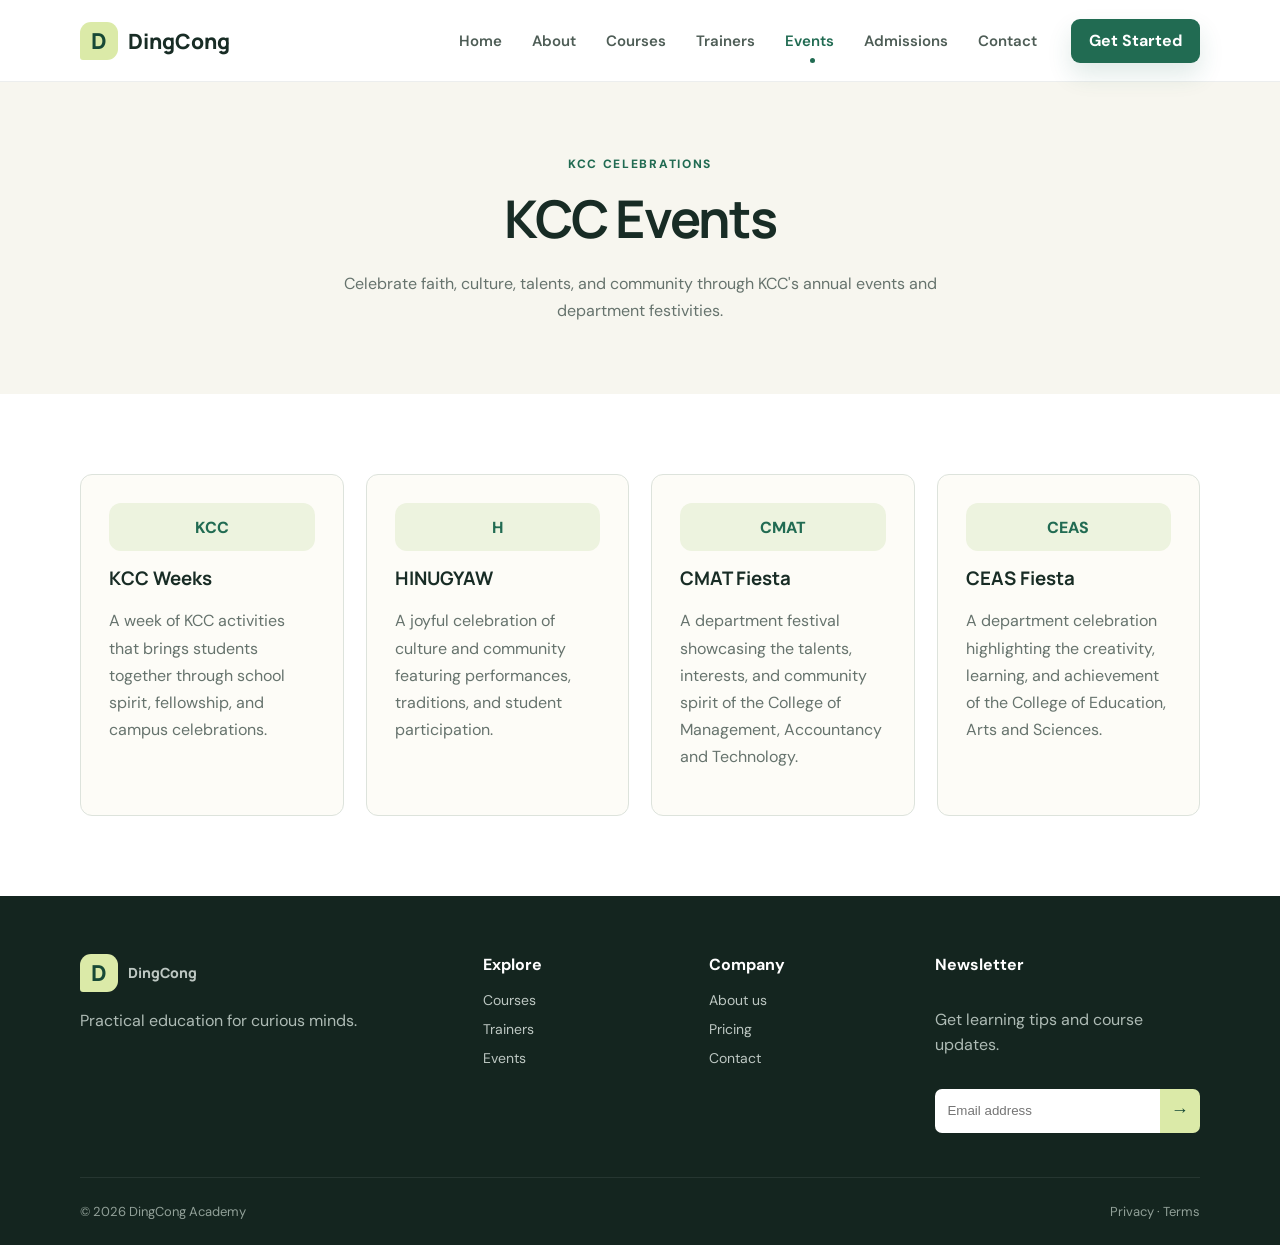
<file: events.html>
<!doctype html>
<html lang="en">
<head><meta charset="utf-8"><meta name="viewport" content="width=device-width, initial-scale=1"><title>Events - DingCong Academy</title><link rel="preconnect" href="https://fonts.googleapis.com"><link rel="preconnect" href="https://fonts.gstatic.com" crossorigin><link href="https://fonts.googleapis.com/css2?family=DM+Sans:wght@400;500;600;700&family=Manrope:wght@700;800&display=swap" rel="stylesheet"><link rel="stylesheet" href="assets/styles.css"></head>
<body><header class="site-header"><div class="container nav-wrap"><a class="brand" href="index.html"><span class="brand-mark">D</span><span>DingCong</span></a><button class="nav-toggle" type="button" aria-expanded="false" aria-controls="main-nav" aria-label="Open menu"><span></span><span></span><span></span></button><nav id="main-nav" class="nav-links"><a href="index.html">Home</a><a href="about.html">About</a><a href="courses.html">Courses</a><a href="trainers.html">Trainers</a><a class="active" href="events.html">Events</a><a href="admissions.html">Admissions</a><a href="contact.html">Contact</a></nav><a class="button button-small nav-button" href="courses.html">Get Started</a></div></header>
<main>
  <section class="page-hero">
    <div class="container">
      <span class="eyebrow">KCC Celebrations</span>
      <h1>KCC Events</h1>
      <p>Celebrate faith, culture, talents, and community through KCC's annual events and department festivities.</p>
    </div>
  </section>
  <section class="content-section">
    <div class="container events-grid">
      <article class="info-card event-card">
        <span class="icon-box">KCC</span>
        <h3>KCC Weeks</h3>
        <p>A week of KCC activities that brings students together through school spirit, fellowship, and campus celebrations.</p>
      </article>
      <article class="info-card event-card">
        <span class="icon-box">H</span>
        <h3>HINUGYAW</h3>
        <p>A joyful celebration of culture and community featuring performances, traditions, and student participation.</p>
      </article>
      <article class="info-card event-card">
        <span class="icon-box">CMAT</span>
        <h3>CMAT Fiesta</h3>
        <p>A department festival showcasing the talents, interests, and community spirit of the College of Management, Accountancy and Technology.</p>
      </article>
      <article class="info-card event-card">
        <span class="icon-box">CEAS</span>
        <h3>CEAS Fiesta</h3>
        <p>A department celebration highlighting the creativity, learning, and achievement of the College of Education, Arts and Sciences.</p>
      </article>
    </div>
  </section>
</main>
<footer class="footer"><div class="container footer-grid"><div><a class="brand footer-brand" href="index.html"><span class="brand-mark">D</span><span>DingCong</span></a><p>Practical education for curious minds.</p></div><div><strong>Explore</strong><a href="courses.html">Courses</a><a href="trainers.html">Trainers</a><a href="events.html">Events</a></div><div><strong>Company</strong><a href="about.html">About us</a><a href="pricing.html">Pricing</a><a href="contact.html">Contact</a></div><div><strong>Newsletter</strong><p>Get learning tips and course updates.</p><form class="newsletter"><input type="email" aria-label="Email address" placeholder="Email address" required><button type="submit">→</button></form></div></div><div class="container footer-bottom"><span>© 2026 DingCong Academy</span><span>Privacy · Terms</span></div></footer><script src="assets/main.js"></script></body></html>
</file>
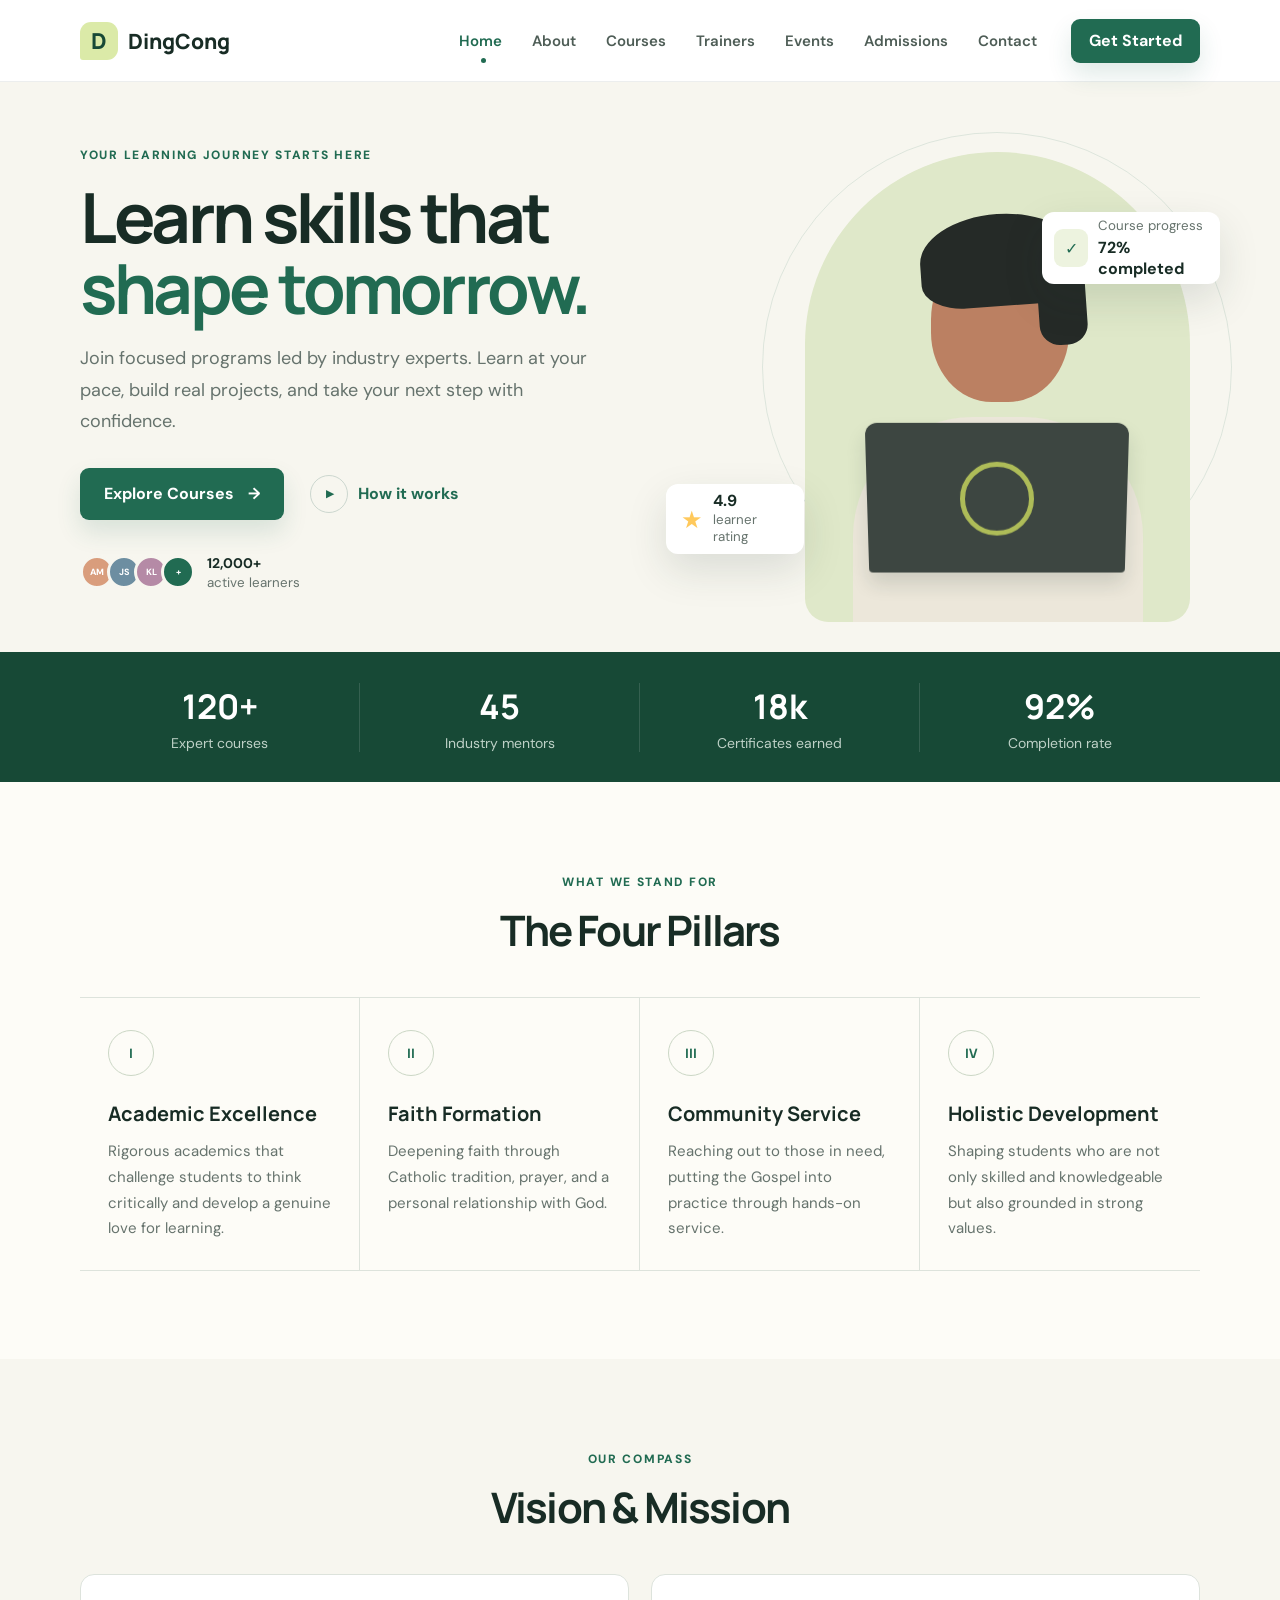
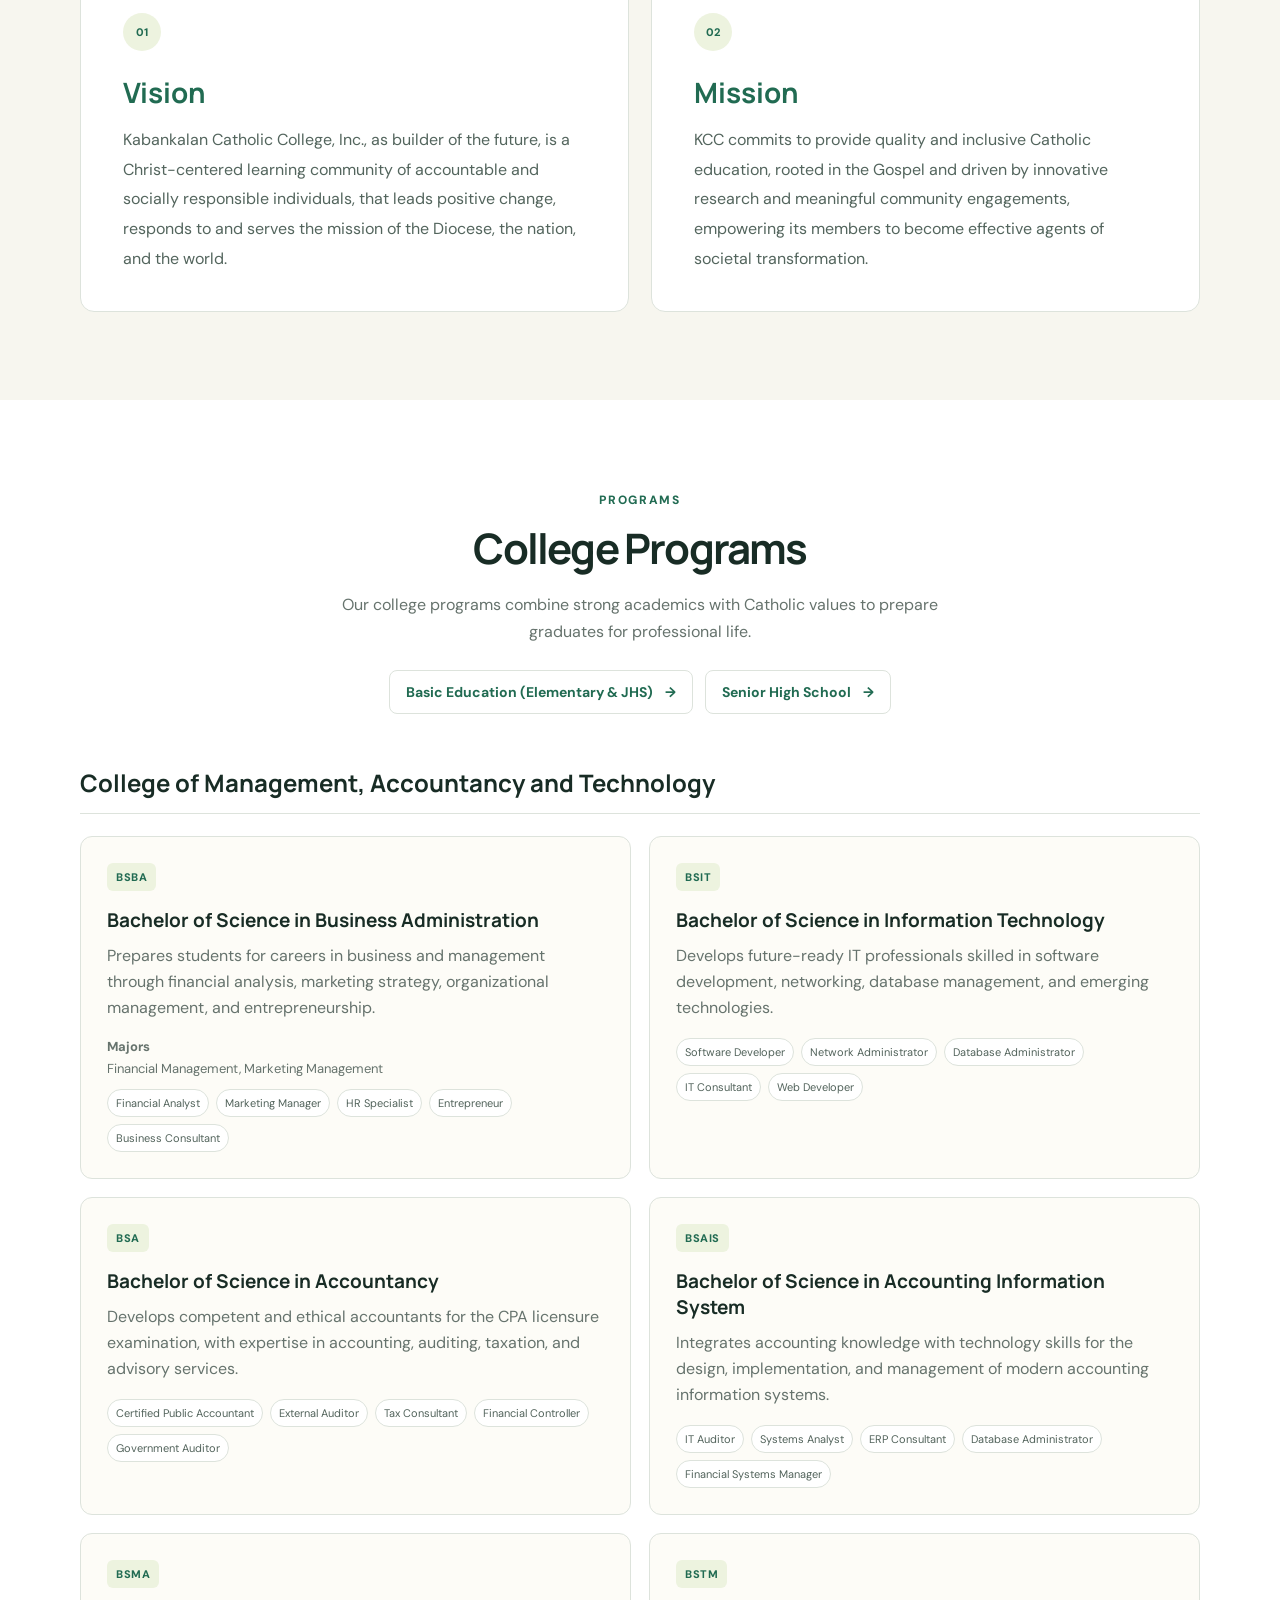
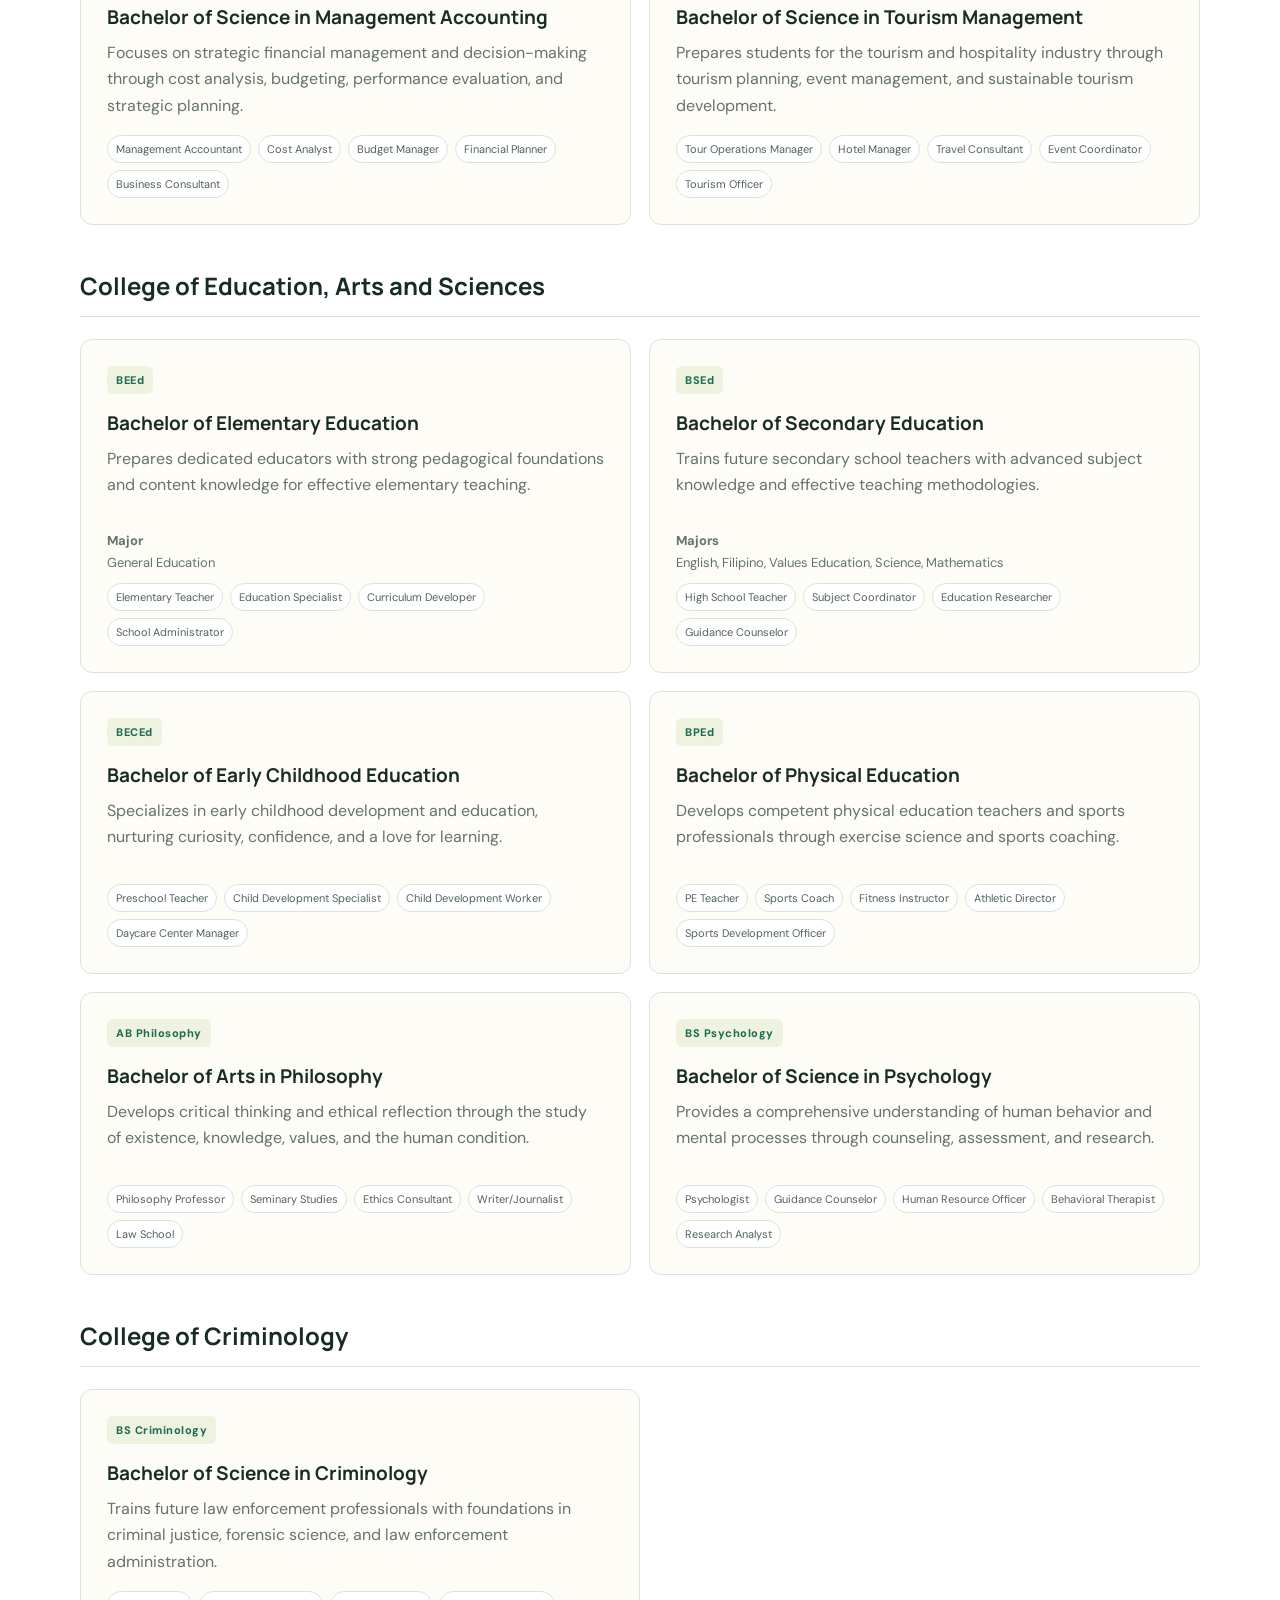
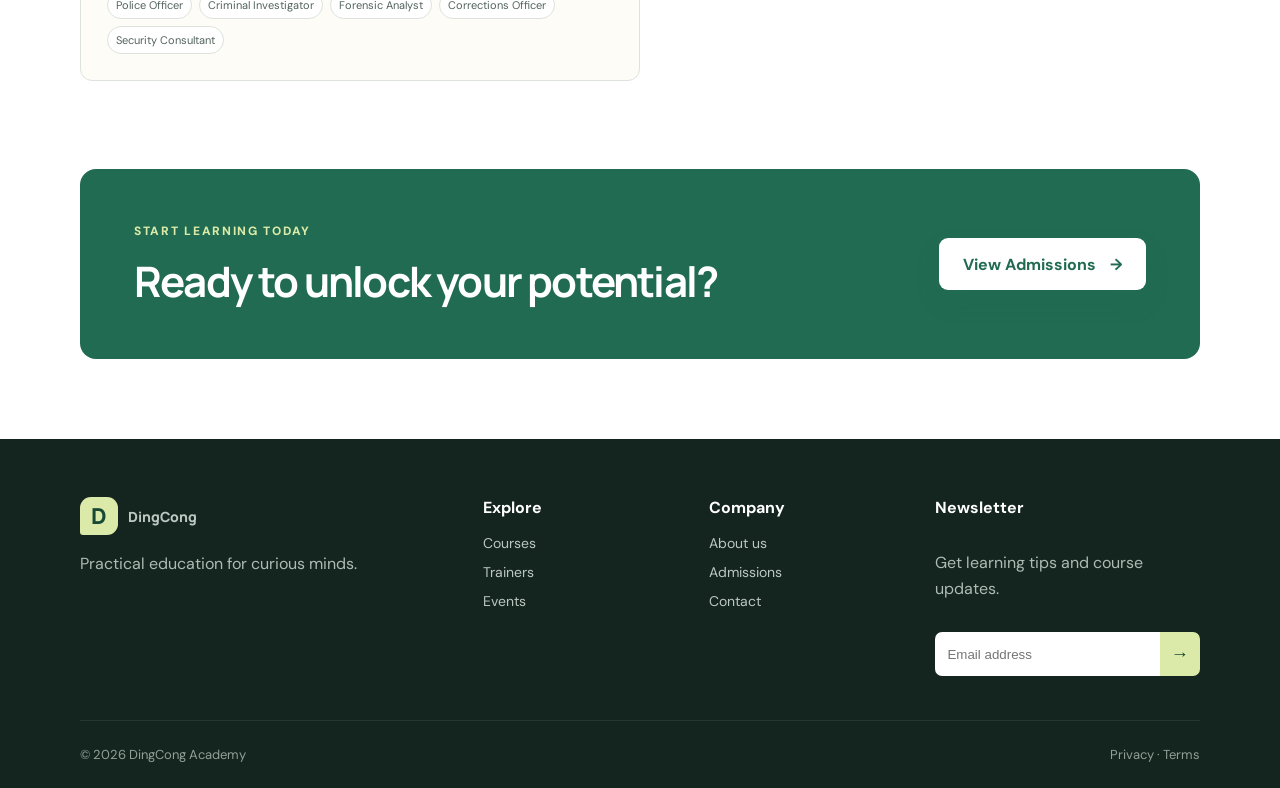
<file: starter-page.html>
<!doctype html>
<html lang="en">
<head><meta charset="utf-8"><meta name="viewport" content="width=device-width, initial-scale=1"><title>DingCong Academy</title><meta http-equiv="refresh" content="0; url=index.html"></head>
<body><a href="index.html">Continue to DingCong Academy</a></body>
</html>
</file>
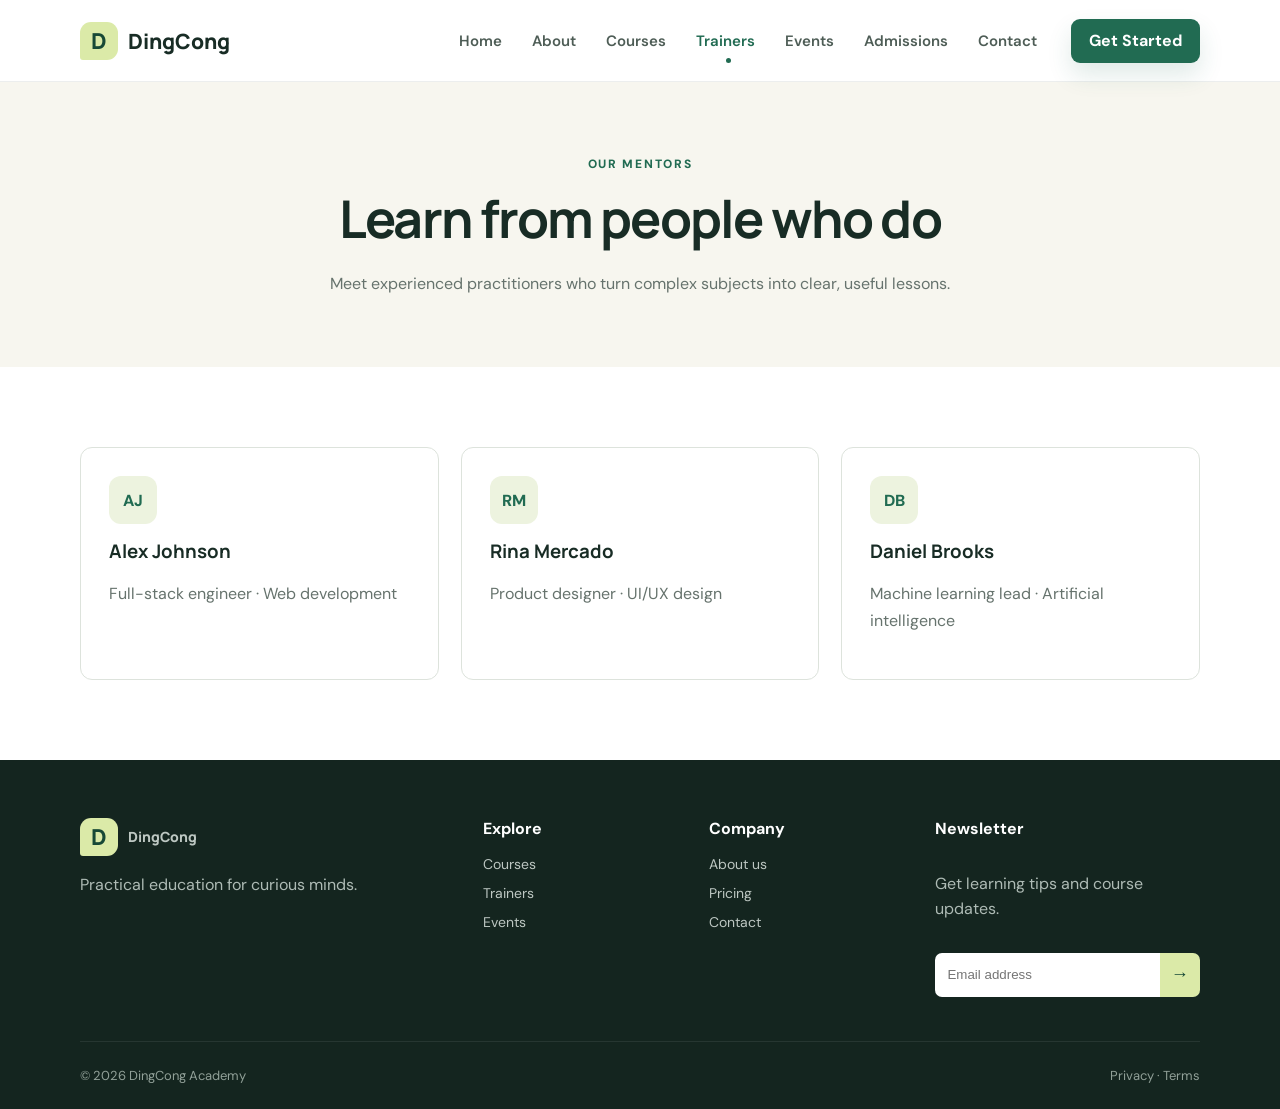
<file: trainers.html>
<!doctype html>
<html lang="en">
<head><meta charset="utf-8"><meta name="viewport" content="width=device-width, initial-scale=1"><title>Trainers - DingCong Academy</title><link rel="preconnect" href="https://fonts.googleapis.com"><link rel="preconnect" href="https://fonts.gstatic.com" crossorigin><link href="https://fonts.googleapis.com/css2?family=DM+Sans:wght@400;500;600;700&family=Manrope:wght@700;800&display=swap" rel="stylesheet"><link rel="stylesheet" href="assets/styles.css"></head>
<body><header class="site-header"><div class="container nav-wrap"><a class="brand" href="index.html"><span class="brand-mark">D</span><span>DingCong</span></a><button class="nav-toggle" type="button" aria-expanded="false" aria-controls="main-nav" aria-label="Open menu"><span></span><span></span><span></span></button><nav id="main-nav" class="nav-links"><a href="index.html">Home</a><a href="about.html">About</a><a href="courses.html">Courses</a><a class="active" href="trainers.html">Trainers</a><a href="events.html">Events</a><a href="admissions.html">Admissions</a><a href="contact.html">Contact</a></nav><a class="button button-small nav-button" href="courses.html">Get Started</a></div></header>
<main><section class="page-hero"><div class="container"><span class="eyebrow">Our mentors</span><h1>Learn from people who do</h1><p>Meet experienced practitioners who turn complex subjects into clear, useful lessons.</p></div></section><section class="content-section"><div class="container content-grid"><article class="info-card"><span class="icon-box">AJ</span><h3>Alex Johnson</h3><p>Full-stack engineer · Web development</p></article><article class="info-card"><span class="icon-box">RM</span><h3>Rina Mercado</h3><p>Product designer · UI/UX design</p></article><article class="info-card"><span class="icon-box">DB</span><h3>Daniel Brooks</h3><p>Machine learning lead · Artificial intelligence</p></article></div></section></main>
<footer class="footer"><div class="container footer-grid"><div><a class="brand footer-brand" href="index.html"><span class="brand-mark">D</span><span>DingCong</span></a><p>Practical education for curious minds.</p></div><div><strong>Explore</strong><a href="courses.html">Courses</a><a href="trainers.html">Trainers</a><a href="events.html">Events</a></div><div><strong>Company</strong><a href="about.html">About us</a><a href="pricing.html">Pricing</a><a href="contact.html">Contact</a></div><div><strong>Newsletter</strong><p>Get learning tips and course updates.</p><form class="newsletter"><input type="email" aria-label="Email address" placeholder="Email address" required><button type="submit">→</button></form></div></div><div class="container footer-bottom"><span>© 2026 DingCong Academy</span><span>Privacy · Terms</span></div></footer><script src="assets/main.js"></script></body></html>
</file>
<file: assets/styles.css>
:root {
  --ink: #182c25;
  --green: #216b52;
  --green-dark: #174936;
  --lime: #dbeaa8;
  --cream: #f7f6ef;
  --white: #ffffff;
  --muted: #66736d;
  --line: #dde3dc;
  --yellow: #ffc95c;
}
* { box-sizing: border-box; }
html { scroll-behavior: smooth; }
body { margin: 0; font-family: "DM Sans", sans-serif; color: var(--ink); background: var(--white); }
a { color: inherit; text-decoration: none; }
.container { width: min(1120px, calc(100% - 48px)); margin-inline: auto; }
.site-header { height: 82px; display: flex; align-items: center; background: rgba(255,255,255,.96); border-bottom: 1px solid rgba(24,44,37,.08); position: relative; z-index: 20; }
.nav-wrap { display: flex; align-items: center; }
.brand { display: inline-flex; align-items: center; gap: 10px; font-family: "Manrope", sans-serif; font-size: 21px; font-weight: 800; }
.brand-mark { width: 38px; height: 38px; display: grid; place-items: center; border-radius: 11px 11px 11px 3px; background: var(--lime); color: var(--green-dark); font-size: 22px; }
.nav-links { margin-left: auto; display: flex; align-items: center; gap: 30px; }
.nav-links a { font-size: 15px; font-weight: 600; color: #4e5d56; position: relative; }
.nav-links a:hover, .nav-links a.active { color: var(--green); }
.nav-links a.active::after { content: ""; position: absolute; width: 5px; height: 5px; border-radius: 50%; background: var(--green); left: 50%; bottom: -12px; }
.nav-button { margin-left: 34px; }
.nav-toggle { display: none; }
.button { display: inline-flex; align-items: center; justify-content: center; gap: 14px; min-height: 52px; padding: 0 24px; border: 0; border-radius: 9px; background: var(--green); color: white; font-weight: 700; box-shadow: 0 12px 24px rgba(33,107,82,.14); transition: .2s ease; }
.button:hover { background: var(--green-dark); transform: translateY(-2px); }
.button-small { min-height: 44px; padding-inline: 18px; }
.hero { min-height: 570px; background: var(--cream); overflow: hidden; }
.hero-grid { min-height: 570px; display: grid; grid-template-columns: 52% 48%; align-items: center; }
.eyebrow { display: inline-block; color: var(--green); font-size: 12px; line-height: 1; font-weight: 800; letter-spacing: 1.7px; text-transform: uppercase; }
.hero-copy h1 { max-width: 590px; margin: 18px 0 20px; font-family: "Manrope", sans-serif; font-size: clamp(48px, 5.4vw, 72px); line-height: 1.02; letter-spacing: -3.5px; }
.hero-copy h1 span { color: var(--green); }
.hero-copy > p { max-width: 525px; margin: 0 0 30px; color: var(--muted); font-size: 18px; line-height: 1.75; }
.hero-actions { display: flex; align-items: center; gap: 26px; }
.text-link { display: inline-flex; align-items: center; gap: 10px; font-weight: 700; color: var(--green); }
.play { width: 38px; height: 38px; display: grid; place-items: center; border: 1px solid #ccd7cf; border-radius: 50%; color: var(--green); font-size: 10px; padding-left: 2px; }
.hero-proof { display: flex; align-items: center; gap: 12px; margin-top: 34px; }
.avatars { display: flex; }
.avatars span { width: 34px; height: 34px; margin-left: -7px; display: grid; place-items: center; border: 3px solid var(--cream); border-radius: 50%; background: #b8c9bc; color: white; font-size: 9px; font-weight: 800; }
.avatars span:first-child { margin-left: 0; background: #d99d7c; }
.avatars span:nth-child(2) { background: #6d8ea1; }
.avatars span:nth-child(3) { background: #b58aa6; }
.avatars span:last-child { background: var(--green); }
.hero-proof strong, .hero-proof small { display: block; }
.hero-proof strong { font-size: 14px; }
.hero-proof small { color: var(--muted); margin-top: 2px; }
.hero-visual { height: 510px; position: relative; }
.portrait-card { position: absolute; width: 385px; height: 470px; right: 10px; bottom: 0; border-radius: 230px 230px 28px 28px; background: #dfe8c9; overflow: hidden; }
.portrait { position: absolute; inset: 0; }
.head { position: absolute; z-index: 3; width: 138px; height: 158px; left: 126px; top: 92px; border-radius: 48% 48% 44% 44%; background: #bb8062; }
.hair { position: absolute; z-index: 4; width: 160px; height: 92px; left: 115px; top: 62px; border-radius: 70% 70% 38% 38%; background: #252a27; transform: rotate(-4deg); }
.hair::after { content: ""; position: absolute; width: 48px; height: 100px; right: -3px; top: 35px; border-radius: 20px; background: #252a27; }
.body { position: absolute; z-index: 2; width: 290px; height: 260px; left: 48px; bottom: -55px; border-radius: 120px 120px 20px 20px; background: #ece7da; }
.laptop { position: absolute; z-index: 5; width: 260px; height: 150px; left: 62px; bottom: 48px; border-radius: 12px 12px 4px 4px; background: #3d4641; transform: perspective(300px) rotateX(-4deg); box-shadow: 0 12px 20px rgba(24,44,37,.14); }
.laptop span { position: absolute; width: 74px; height: 74px; left: 93px; top: 38px; border: 5px solid #aebc58; border-radius: 50%; }
.hero-orbit { position: absolute; border: 1px solid rgba(33,107,82,.12); border-radius: 50%; }
.orbit-one { width: 470px; height: 470px; right: -32px; top: 20px; }
.orbit-two { width: 320px; height: 320px; right: 42px; top: 95px; }
.floating-card { position: absolute; z-index: 8; display: flex; align-items: center; gap: 10px; background: white; border-radius: 12px; box-shadow: 0 16px 40px rgba(31,55,44,.13); }
.floating-card small, .floating-card strong { display: block; }
.floating-card small { color: var(--muted); margin-bottom: 3px; }
.progress-card { width: 178px; height: 72px; right: -20px; top: 100px; padding: 12px; }
.progress-icon { width: 38px; height: 38px; display: grid; place-items: center; border-radius: 9px; background: #edf3df; color: var(--green); }
.rating-card { width: 138px; height: 70px; left: 4px; bottom: 68px; padding: 12px 15px; }
.rating-star { color: var(--yellow); font-size: 24px; }
.stats { background: var(--green-dark); color: white; }
.stats-grid { height: 130px; display: grid; grid-template-columns: repeat(4, 1fr); align-items: center; }
.stats-grid div { text-align: center; border-right: 1px solid rgba(255,255,255,.13); }
.stats-grid div:last-child { border: 0; }
.stats-grid strong, .stats-grid span { display: block; }
.stats-grid strong { font-family: "Manrope", sans-serif; font-size: 34px; }
.stats-grid span { margin-top: 5px; color: #bed1c7; font-size: 14px; }
.pillars-section { padding: 88px 0; background: #fdfcf7; }
.pillars-heading { text-align: center; margin-bottom: 38px; }
.pillars-heading h2 { margin: 10px 0 0; font-family: "Manrope", sans-serif; font-size: 42px; letter-spacing: -1.8px; }
.pillars-grid { display: grid; grid-template-columns: repeat(4, 1fr); border-top: 1px solid var(--line); border-bottom: 1px solid var(--line); }
.pillar-card { min-height: 260px; padding: 32px 28px 28px; border-right: 1px solid var(--line); }
.pillar-card:last-child { border-right: 0; }
.pillar-number { width: 46px; height: 46px; display: grid; place-items: center; border: 1px solid #cbd7c5; border-radius: 50%; color: var(--green); font-family: "Manrope", sans-serif; font-size: 13px; font-weight: 800; }
.pillar-card h3 { margin: 24px 0 12px; font-family: "Manrope", sans-serif; font-size: 20px; }
.pillar-card p { margin: 0; color: var(--muted); font-size: 15px; line-height: 1.72; }
.compass-section { padding: 88px 0; background: var(--cream); }
.compass-heading { text-align: center; margin-bottom: 38px; }
.compass-heading h2 { margin: 10px 0 0; font-family: "Manrope", sans-serif; font-size: 42px; letter-spacing: -1.8px; }
.compass-grid { display: grid; grid-template-columns: repeat(2, 1fr); gap: 22px; }
.compass-card { min-height: 300px; position: relative; padding: 38px 42px; border: 1px solid var(--line); border-radius: 14px; background: white; }
.compass-label { display: inline-grid; width: 38px; height: 38px; place-items: center; border-radius: 50%; background: #edf3df; color: var(--green); font-size: 11px; font-weight: 800; }
.compass-card h3 { margin: 22px 0 14px; color: var(--green); font-family: "Manrope", sans-serif; font-size: 28px; }
.compass-card p { margin: 0; color: #53655d; font-size: 16px; line-height: 1.85; }
.programs-section { padding: 88px 0; background: white; }
.programs-heading { max-width: 760px; margin: 0 auto 52px; text-align: center; }
.programs-heading h2 { margin: 10px 0 14px; font-family: "Manrope", sans-serif; font-size: 42px; letter-spacing: -1.8px; }
.programs-heading > p { margin: 0 auto; max-width: 650px; color: var(--muted); line-height: 1.7; }
.program-links { display: flex; justify-content: center; gap: 12px; margin-top: 24px; }
.program-links a { display: inline-flex; align-items: center; gap: 12px; padding: 12px 16px; border: 1px solid var(--line); border-radius: 8px; color: var(--green); font-size: 14px; font-weight: 700; }
.college-block { margin-top: 44px; }
.college-block > h3 { margin: 0 0 22px; padding-bottom: 14px; border-bottom: 1px solid var(--line); font-family: "Manrope", sans-serif; font-size: 24px; }
.program-grid { display: grid; grid-template-columns: repeat(2, 1fr); gap: 18px; }
.program-card { min-height: 280px; padding: 26px; border: 1px solid var(--line); border-radius: 12px; background: #fdfcf7; }
.program-type { display: inline-flex; padding: 7px 9px; border-radius: 6px; background: #edf3df; color: var(--green); font-size: 11px; font-weight: 800; letter-spacing: .5px; }
.program-card h4 { margin: 16px 0 10px; font-family: "Manrope", sans-serif; font-size: 19px; }
.program-card > p { min-height: 70px; margin: 0 0 16px; color: var(--muted); line-height: 1.65; }
.program-detail { display: flex; flex-direction: column; gap: 5px; margin-bottom: 12px; color: var(--muted); font-size: 13px; }
.career-tags { display: flex; flex-wrap: wrap; gap: 7px; }
.career-tags span { padding: 6px 8px; border-radius: 20px; background: white; border: 1px solid var(--line); color: #52635b; font-size: 11px; }
.criminology-card { max-width: 560px; }
.senior-high-block { margin-bottom: 58px; padding-bottom: 48px; border-bottom: 1px solid var(--line); }
.program-category-heading { max-width: 760px; margin: 0 auto 34px; text-align: center; }
.program-category-heading h3 { margin: 10px 0 12px; font-family: "Manrope", sans-serif; font-size: 32px; }
.program-category-heading p { margin: 0; color: var(--muted); line-height: 1.7; }
.track-heading { margin: 32px 0 16px; font-family: "Manrope", sans-serif; font-size: 22px; color: var(--green); }
.strand-card { min-height: 250px; padding: 26px; border: 1px solid var(--line); border-radius: 12px; background: #fdfcf7; }
.strand-card h4 { margin: 16px 0 10px; font-family: "Manrope", sans-serif; font-size: 19px; }
.strand-card > p { margin: 0 0 16px; color: var(--muted); line-height: 1.65; }
.section { padding: 86px 0 100px; }
.section-heading { display: flex; align-items: end; justify-content: space-between; margin-bottom: 32px; }
.section-heading h2, .cta h2, .page-hero h1 { margin: 10px 0 0; font-family: "Manrope", sans-serif; font-size: 42px; letter-spacing: -1.8px; }
.course-grid { display: grid; grid-template-columns: repeat(3, 1fr); gap: 22px; }
.course-card { border: 1px solid var(--line); border-radius: 14px; overflow: hidden; background: white; transition: .25s ease; }
.course-card:hover { transform: translateY(-6px); box-shadow: 0 20px 40px rgba(31,55,44,.09); }
.course-cover { height: 180px; position: relative; display: grid; place-items: center; }
.cover-purple { background: #dcd8ec; }
.cover-blue { background: #cedfdf; }
.cover-orange { background: #f1d2b5; }
.cover-code { display: grid; place-items: center; width: 90px; height: 90px; border-radius: 50%; background: rgba(255,255,255,.7); color: var(--green); font: 800 28px "Manrope", sans-serif; }
.level { position: absolute; right: 14px; top: 14px; padding: 7px 10px; border-radius: 20px; background: white; font-size: 11px; font-weight: 800; }
.course-body { padding: 20px; }
.course-meta { display: flex; justify-content: space-between; color: var(--muted); font-size: 12px; }
.course-body h3 { min-height: 52px; margin: 12px 0 8px; font-family: "Manrope", sans-serif; font-size: 19px; }
.course-body p { min-height: 48px; margin: 0; color: var(--muted); font-size: 14px; line-height: 1.65; }
.course-footer { display: flex; justify-content: space-between; align-items: center; margin-top: 18px; padding-top: 16px; border-top: 1px solid var(--line); }
.course-footer strong { color: var(--green); font-size: 18px; }
.course-footer span { color: #9b741b; font-size: 13px; }
.cta-section { padding: 0 0 80px; }
.cta { min-height: 190px; display: flex; align-items: center; justify-content: space-between; padding: 42px 54px; border-radius: 16px; background: var(--green); color: white; }
.cta .eyebrow { color: var(--lime); }
.cta h2 { margin-top: 12px; }
.button-light { background: white; color: var(--green); }
.button-light:hover { background: var(--lime); color: var(--green-dark); }
.footer { background: #14251f; color: white; }
.footer-grid { display: grid; grid-template-columns: 2fr 1fr 1fr 1.5fr; gap: 50px; padding: 58px 0 44px; }
.footer-brand { color: white; }
.footer-grid p { color: #aebbb5; line-height: 1.6; }
.footer-grid div:not(:first-child) { display: flex; flex-direction: column; gap: 11px; }
.footer-grid strong { margin-bottom: 5px; }
.footer-grid a { color: #bdc7c2; font-size: 14px; }
.footer-grid a:hover { color: white; }
.newsletter { display: flex; margin-top: 4px; }
.newsletter input { min-width: 0; width: 100%; height: 44px; border: 0; border-radius: 7px 0 0 7px; padding: 0 12px; }
.newsletter button { width: 46px; border: 0; border-radius: 0 7px 7px 0; background: var(--lime); color: var(--green-dark); font-size: 18px; }
.footer-bottom { height: 68px; display: flex; align-items: center; justify-content: space-between; border-top: 1px solid rgba(255,255,255,.08); color: #91a098; font-size: 13px; }
.page-hero { padding: 70px 0; background: var(--cream); text-align: center; }
.page-hero h1 { font-size: 52px; }
.page-hero p { max-width: 620px; margin: 16px auto 0; color: var(--muted); line-height: 1.7; }
.content-section { padding: 80px 0; }
.content-grid { display: grid; grid-template-columns: repeat(3, 1fr); gap: 22px; }
.events-grid { display: grid; grid-template-columns: repeat(4, 1fr); gap: 22px; }
.event-card { min-height: 280px; background: #fdfcf7; }
.event-card .icon-box { width: auto; min-width: 48px; padding: 0 10px; }
.info-card { padding: 28px; border: 1px solid var(--line); border-radius: 12px; }
.info-card h3 { margin: 14px 0 8px; font-family: "Manrope", sans-serif; }
.info-card p { color: var(--muted); line-height: 1.7; }
.icon-box { width: 48px; height: 48px; display: grid; place-items: center; border-radius: 12px; background: #edf3df; color: var(--green); font-weight: 800; }
.contact-form { display: grid; gap: 14px; }
.contact-form input, .contact-form textarea { width: 100%; border: 1px solid var(--line); border-radius: 8px; padding: 14px; font: inherit; }
.contact-form textarea { min-height: 150px; resize: vertical; }
.pricing-grid { display: grid; grid-template-columns: repeat(3, 1fr); gap: 22px; align-items: stretch; }
.price-card { padding: 32px; border: 1px solid var(--line); border-radius: 14px; }
.price-card.featured { background: var(--green-dark); color: white; transform: translateY(-10px); }
.price { font: 800 42px "Manrope", sans-serif; margin: 18px 0; }
.price small { font-size: 14px; }
.price-card ul { min-height: 180px; padding: 0; list-style: none; }
.price-card li { margin: 12px 0; color: var(--muted); }
.price-card.featured li { color: #d1ddd7; }
.basic-education-block { margin-bottom: 58px; padding-bottom: 48px; border-bottom: 1px solid var(--line); }
.basic-department-grid { display: grid; grid-template-columns: repeat(2, 1fr); gap: 18px; }
.department-card { min-height: 430px; padding: 26px; border: 1px solid var(--line); border-radius: 12px; background: #fdfcf7; }
.department-card h4 { margin: 16px 0 10px; font-family: "Manrope", sans-serif; font-size: 19px; }
.department-card h5 { margin: 18px 0 10px; font-family: "Manrope", sans-serif; font-size: 14px; color: var(--green); }
.department-card > p { margin: 0 0 16px; color: var(--muted); line-height: 1.65; }
.department-list { margin: 0 0 18px; padding-left: 18px; color: var(--muted); line-height: 1.8; }
.contact-heading { margin-bottom: 32px; text-align: center; }
.contact-heading h2 { margin: 10px 0 10px; font-family: "Manrope", sans-serif; font-size: 36px; }
.contact-heading p { margin: 0; color: var(--muted); }
.contact-grid { display: grid; grid-template-columns: repeat(4, 1fr); gap: 18px; margin-bottom: 48px; }
.contact-info-card { min-height: 220px; padding: 24px; border: 1px solid var(--line); border-radius: 12px; background: #fdfcf7; }
.contact-info-card h3 { margin: 16px 0 8px; font-family: "Manrope", sans-serif; font-size: 18px; }
.contact-info-card p { margin: 0; color: var(--muted); line-height: 1.7; }
.contact-info-card a { color: var(--green); }
.contact-form-wrap { max-width: 820px; margin: 0 auto; padding: 38px; border: 1px solid var(--line); border-radius: 14px; background: white; }
.contact-form-heading { margin-bottom: 24px; }
.contact-form-heading h2 { margin: 10px 0 8px; font-family: "Manrope", sans-serif; font-size: 32px; }
.contact-form-heading p { margin: 0; color: var(--muted); }
.contact-form label { display: flex; flex-direction: column; gap: 8px; color: var(--ink); font-size: 14px; font-weight: 700; }
.form-row { display: grid; grid-template-columns: repeat(2, 1fr); gap: 14px; }
.footer-about img { width: 44px; height: 44px; border-radius: 50%; background: white; object-fit: contain; }
.footer-about .footer-brand { color: white; }
.footer-mission blockquote { margin: 0; color: #bdc7c2; font-size: 14px; line-height: 1.7; }
.admissions-heading { margin-bottom: 32px; text-align: center; }
.admissions-heading h2 { margin: 10px 0 0; font-family: "Manrope", sans-serif; font-size: 36px; }
.admission-process { display: grid; grid-template-columns: repeat(4, 1fr); gap: 18px; margin-bottom: 64px; }
.process-card { min-height: 240px; padding: 28px; border: 1px solid var(--line); border-radius: 12px; background: #fdfcf7; }
.process-number { width: 54px; height: 54px; display: grid; place-items: center; border-radius: 50%; background: var(--lime); color: var(--green-dark); font-family: "Manrope", sans-serif; font-weight: 800; }
.process-card h3 { margin: 20px 0 10px; font-family: "Manrope", sans-serif; font-size: 18px; }
.process-card p { margin: 0; color: var(--muted); line-height: 1.7; }
.requirements-layout { display: grid; grid-template-columns: 1.35fr .65fr; gap: 24px; align-items: start; }
.requirements h2, .admissions-open h2 { margin: 10px 0 8px; font-family: "Manrope", sans-serif; }
.requirements > p { margin: 0 0 20px; color: var(--muted); }
.requirements-list { margin: 0; padding: 0; list-style: none; border-top: 1px solid var(--line); }
.requirements-list li { min-height: 68px; display: flex; align-items: center; justify-content: space-between; gap: 20px; border-bottom: 1px solid var(--line); }
.requirements-list span { font-weight: 700; }
.requirements-list strong { color: var(--green); font-size: 13px; }
.admissions-open { padding: 32px; border-radius: 12px; background: var(--green-dark); color: white; }
.admissions-open p { margin: 14px 0 24px; color: #d1ddd7; line-height: 1.7; }
.admissions-open .eyebrow { color: var(--lime); }
.admissions-open .button { background: white; color: var(--green-dark); box-shadow: none; }
@media (max-width: 980px) {
  .nav-toggle { margin-left: auto; width: 42px; height: 42px; display: flex; flex-direction: column; justify-content: center; gap: 5px; border: 0; background: transparent; }
  .nav-toggle span { width: 24px; height: 2px; margin-inline: auto; background: var(--ink); }
  .nav-links { display: none; position: absolute; left: 24px; right: 24px; top: 74px; padding: 18px; border-radius: 12px; background: white; box-shadow: 0 16px 40px rgba(31,55,44,.12); }
  .nav-links.open { display: flex; flex-direction: column; align-items: flex-start; gap: 16px; }
  .nav-links a.active::after { display: none; }
  .nav-button { display: none; }
  .hero-grid { grid-template-columns: 55% 45%; }
  .portrait-card { width: 330px; }
  .progress-card { right: -10px; }
  .footer-grid { grid-template-columns: 1.5fr 1fr 1fr; }
  .footer-grid div:last-child { grid-column: 1 / -1; max-width: 360px; }
}
@media (max-width: 720px) {
  .container { width: min(100% - 32px, 1120px); }
  .site-header { height: 72px; }
  .hero-grid { display: block; min-height: auto; padding-top: 52px; }
  .hero-copy h1 { font-size: 48px; letter-spacing: -2.5px; }
  .hero-copy > p { font-size: 16px; }
  .hero-visual { height: 430px; margin-top: 25px; }
  .portrait-card { width: 320px; height: 410px; left: 50%; right: auto; transform: translateX(-50%); }
  .orbit-one { width: 390px; height: 390px; left: 50%; transform: translateX(-50%); }
  .orbit-two { width: 280px; height: 280px; left: 50%; transform: translateX(-50%); }
  .progress-card { right: 0; }
  .rating-card { left: 0; }
  .stats-grid { height: auto; grid-template-columns: repeat(2, 1fr); padding: 24px 0; }
  .stats-grid div { padding: 18px 5px; }
  .stats-grid div:nth-child(2) { border-right: 0; }
  .pillars-section { padding: 64px 0; }
  .pillars-heading h2 { font-size: 36px; }
  .pillars-grid { grid-template-columns: 1fr; }
  .pillar-card { min-height: 0; border-right: 0; border-bottom: 1px solid var(--line); }
  .pillar-card:last-child { border-bottom: 0; }
  .compass-section { padding: 64px 0; }
  .compass-heading h2 { font-size: 36px; }
  .compass-grid { grid-template-columns: 1fr; }
  .compass-card { min-height: 0; padding: 30px 26px; }
  .programs-section { padding: 64px 0; }
  .programs-heading h2 { font-size: 36px; }
  .program-links { flex-direction: column; }
  .program-links a { justify-content: space-between; }
  .college-block > h3 { font-size: 21px; }
  .program-grid { grid-template-columns: 1fr; }
  .basic-department-grid { grid-template-columns: 1fr; }
  .contact-grid { grid-template-columns: repeat(2, 1fr); }
  .admission-process { grid-template-columns: repeat(2, 1fr); }
  .program-card { min-height: 0; }
  .program-card > p { min-height: 0; }
  .contact-grid { grid-template-columns: 1fr; }
  .contact-info-card { min-height: 0; }
  .contact-form-wrap { padding: 28px 20px; }
  .form-row { grid-template-columns: 1fr; }
  .admission-process { grid-template-columns: 1fr; }
  .requirements-layout { grid-template-columns: 1fr; }
  .section { padding: 64px 0; }
  .section-heading { align-items: flex-start; }
  .section-heading h2, .cta h2, .page-hero h1 { font-size: 36px; }
  .course-grid, .content-grid, .pricing-grid { grid-template-columns: 1fr; }
  .events-grid { grid-template-columns: 1fr; }
  .cta { min-height: 240px; align-items: flex-start; flex-direction: column; justify-content: center; padding: 36px 28px; }
  .footer-grid { grid-template-columns: 1fr 1fr; }
  .footer-grid div:first-child, .footer-grid div:last-child { grid-column: 1 / -1; }
  .footer-bottom { gap: 12px; }
  .price-card.featured { transform: none; }
}
</file>
